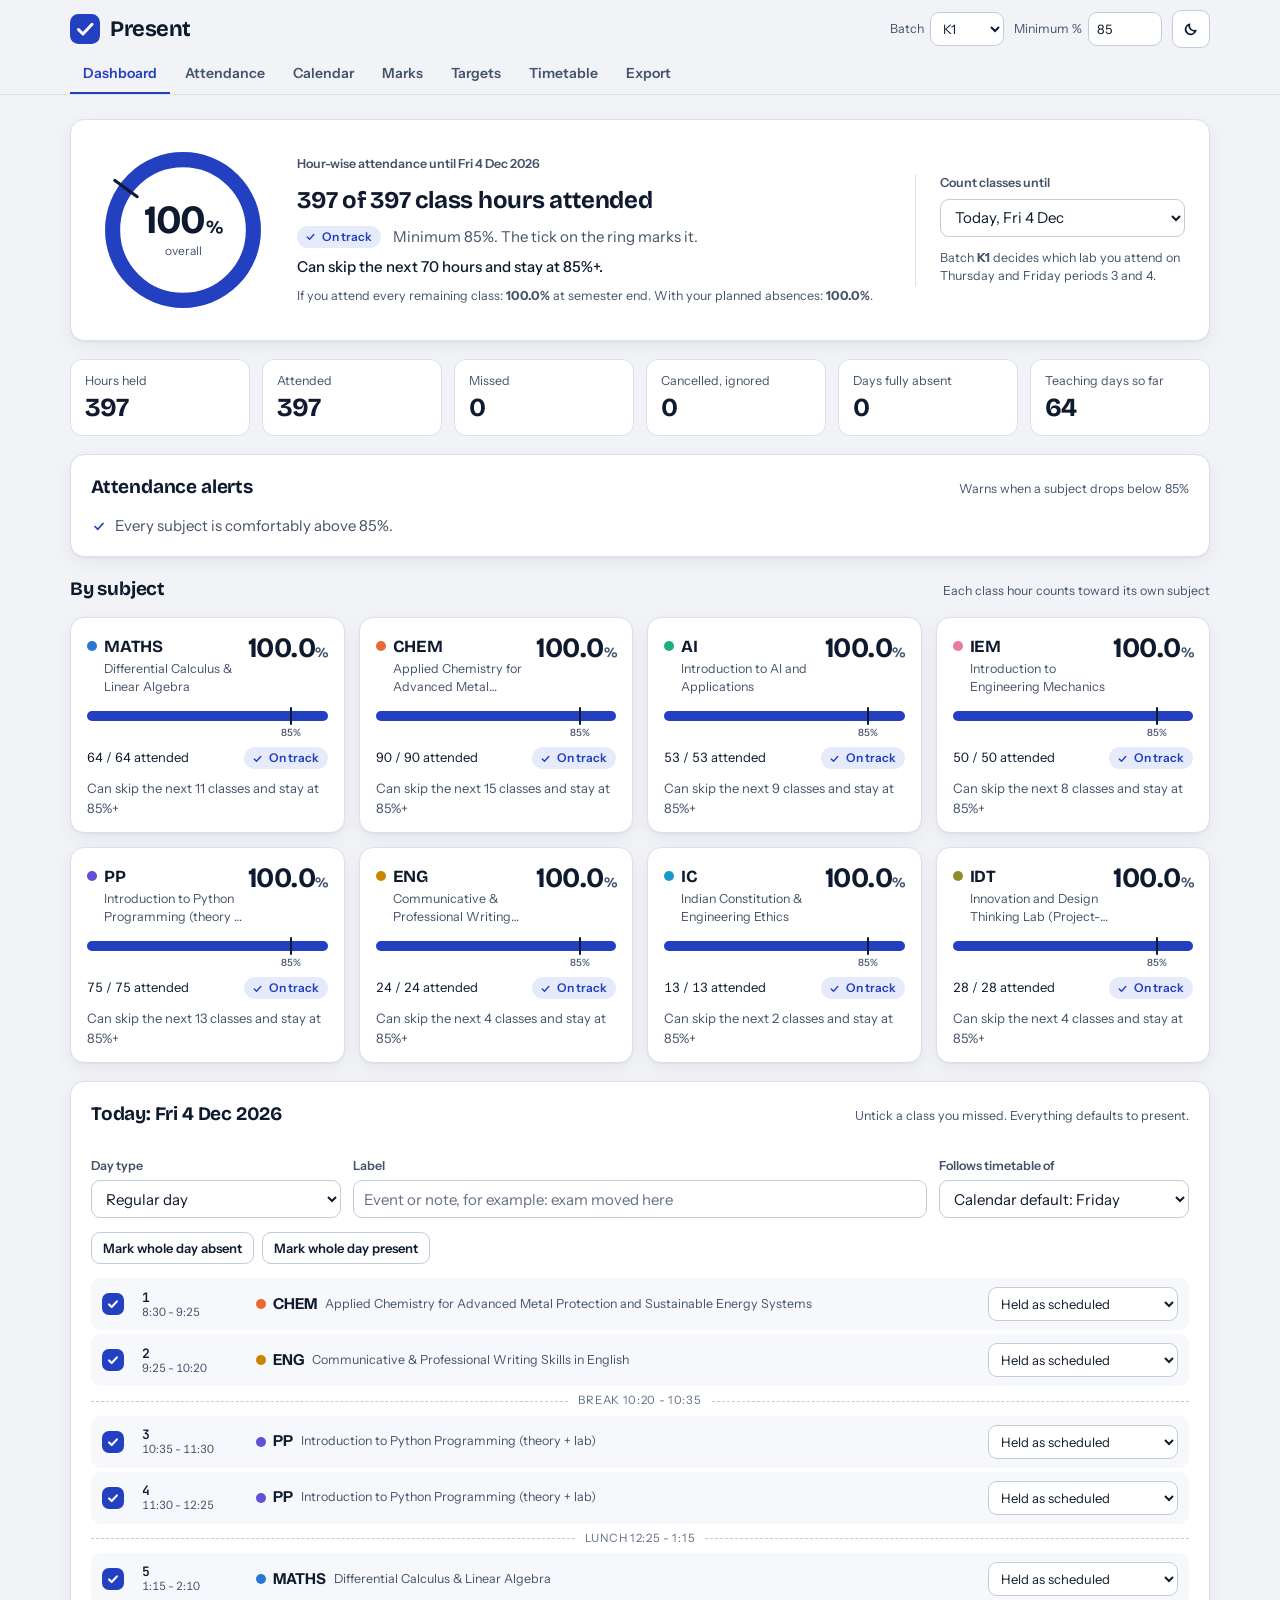
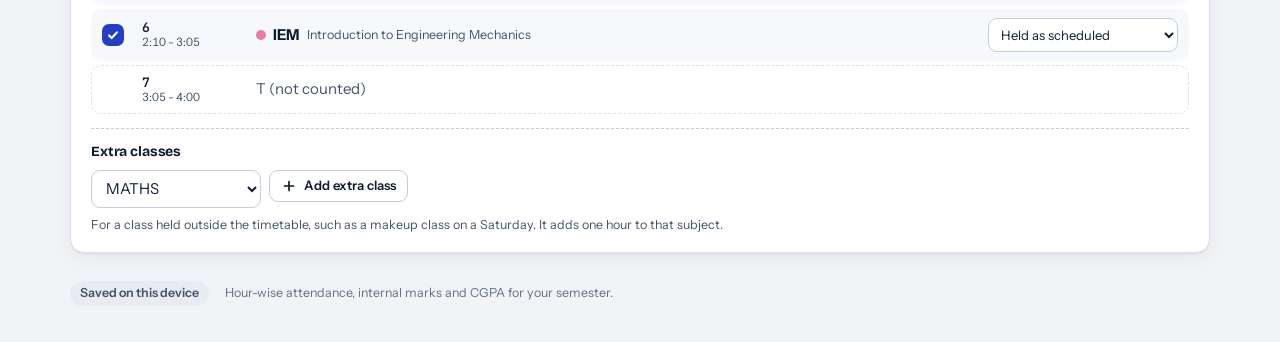
<file: index.html>
<!DOCTYPE html>
<html lang="en">
<head>
<meta charset="utf-8">
<meta name="viewport" content="width=device-width, initial-scale=1">
<title>Present</title>
<link rel="preconnect" href="https://fonts.googleapis.com">
<link rel="preconnect" href="https://fonts.gstatic.com" crossorigin>
<link href="https://fonts.googleapis.com/css2?family=Bricolage+Grotesque:opsz,wght@12..96,600;12..96,700&family=Instrument+Sans:wght@400;500;600&family=JetBrains+Mono:wght@500;600&display=swap" rel="stylesheet">
<style>
/* Layout idea: ledger-style cards on a cool paper plane, a blue-book ink accent, red-pen warnings, sticky header over a tab rail. */
:root {
  color-scheme: light;
  --bg: #f1f3f7; --surface: #ffffff; --surface-2: #e8ecf2; --surface-3: #f6f8fb;
  --line: #dbe1ea; --line-2: #c3ccd9;
  --ink: #0e1a2e; --ink-2: #44536a; --ink-3: #627087;
  --accent: #2240c0; --accent-ink: #ffffff; --accent-soft: #e6ebfc;
  --good-soft: #e4f6e4;
  --warn: #fab219; --warn-text: #7a5000; --warn-soft: #fff1cc;
  --bad: #d03b3b; --bad-text: #b32222; --bad-soft: #fde9e9;
  --shadow: 0 1px 2px rgba(14, 26, 46, .05), 0 6px 18px rgba(14, 26, 46, .05);
  --sc0: #2a78d6; --sc1: #eb6834; --sc2: #1baf7a; --sc3: #e87ba4; --sc4: #6250d6; --sc5: #c98500; --sc6: #1b9ac9; --sc7: #8a8f2a;
  --ty-holiday-bg: #ffefc7; --ty-holiday-fg: #7a4b00;
  --ty-declared-bg: #ffdfcb; --ty-declared-fg: #8a3a0b;
  --ty-test-bg: #e8e3ff; --ty-test-fg: #4a39b3;
  --ty-labtest-bg: #fbe1ee; --ty-labtest-fg: #972152;
  --ty-event-bg: #d5f1e8; --ty-event-fg: #0b6650;
  --ty-info-bg: #dcedfa; --ty-info-fg: #12588a;
  --display: "Bricolage Grotesque", ui-sans-serif, system-ui, -apple-system, "Segoe UI", sans-serif;
  --body: "Instrument Sans", ui-sans-serif, system-ui, -apple-system, "Segoe UI", sans-serif;
  --mono: "JetBrains Mono", ui-monospace, SFMono-Regular, Menlo, Consolas, monospace;
}
@media (prefers-color-scheme: dark) {
  :root:not([data-theme="light"]) {
    color-scheme: dark;
    --bg: #0b1017; --surface: #131a24; --surface-2: #1d2634; --surface-3: #101722;
    --line: #243042; --line-2: #34435a;
    --ink: #e9eef5; --ink-2: #a8b4c5; --ink-3: #8794a8;
    --accent: #8fa3ff; --accent-ink: #0b1017; --accent-soft: #1b2447;
    --good-soft: #11301a;
    --warn: #fab219; --warn-text: #f6c453; --warn-soft: #3a2d0c;
    --bad: #d84a4a; --bad-text: #ff9090; --bad-soft: #3b1819;
    --shadow: 0 1px 2px rgba(0, 0, 0, .4), 0 6px 18px rgba(0, 0, 0, .3);
    --sc0: #3987e5; --sc1: #d95926; --sc2: #199e70; --sc3: #d55181; --sc4: #9085e9; --sc5: #eda100; --sc6: #35b0e0; --sc7: #a6ab3d;
    --ty-holiday-bg: rgba(250, 178, 25, .16); --ty-holiday-fg: #f6c968;
    --ty-declared-bg: rgba(236, 131, 90, .18); --ty-declared-fg: #f3a583;
    --ty-test-bg: rgba(144, 133, 233, .2); --ty-test-fg: #b9b0f5;
    --ty-labtest-bg: rgba(232, 123, 164, .18); --ty-labtest-fg: #f2a0c0;
    --ty-event-bg: rgba(27, 175, 122, .18); --ty-event-fg: #67d4ae;
    --ty-info-bg: rgba(57, 135, 229, .18); --ty-info-fg: #8fbdf3;
  }
}
:root[data-theme="dark"] {
    color-scheme: dark;
    --bg: #0b1017; --surface: #131a24; --surface-2: #1d2634; --surface-3: #101722;
    --line: #243042; --line-2: #34435a;
    --ink: #e9eef5; --ink-2: #a8b4c5; --ink-3: #8794a8;
    --accent: #8fa3ff; --accent-ink: #0b1017; --accent-soft: #1b2447;
    --good-soft: #11301a;
    --warn: #fab219; --warn-text: #f6c453; --warn-soft: #3a2d0c;
    --bad: #d84a4a; --bad-text: #ff9090; --bad-soft: #3b1819;
    --shadow: 0 1px 2px rgba(0, 0, 0, .4), 0 6px 18px rgba(0, 0, 0, .3);
    --sc0: #3987e5; --sc1: #d95926; --sc2: #199e70; --sc3: #d55181; --sc4: #9085e9; --sc5: #eda100; --sc6: #35b0e0; --sc7: #a6ab3d;
    --ty-holiday-bg: rgba(250, 178, 25, .16); --ty-holiday-fg: #f6c968;
    --ty-declared-bg: rgba(236, 131, 90, .18); --ty-declared-fg: #f3a583;
    --ty-test-bg: rgba(144, 133, 233, .2); --ty-test-fg: #b9b0f5;
    --ty-labtest-bg: rgba(232, 123, 164, .18); --ty-labtest-fg: #f2a0c0;
    --ty-event-bg: rgba(27, 175, 122, .18); --ty-event-fg: #67d4ae;
    --ty-info-bg: rgba(57, 135, 229, .18); --ty-info-fg: #8fbdf3;
}

* { box-sizing: border-box; }
html { -webkit-text-size-adjust: 100%; }
body { margin: 0; background: var(--bg); color: var(--ink); font: 400 15px/1.5 var(--body); }
h1, h2, h3, h4 { font-family: var(--display); margin: 0; text-wrap: balance; letter-spacing: -.01em; }
p { margin: 0; }
button, input, select { font: inherit; color: inherit; }
button { cursor: pointer; }
:focus-visible { outline: 2px solid var(--accent); outline-offset: 2px; border-radius: 6px; }
.wrap { max-width: 1180px; margin: 0 auto; padding-left: 20px; padding-right: 20px; }
.muted { color: var(--ink-2); }
.small { font-size: 12.5px; }
.num { font-variant-numeric: tabular-nums; }
sup { font-size: 10px; color: var(--ink-3); margin-left: 2px; }
.ic { flex: none; }

/* header */
.top { position: sticky; top: 0; z-index: 20; background: color-mix(in srgb, var(--bg) 90%, transparent); -webkit-backdrop-filter: blur(10px); backdrop-filter: blur(10px); border-bottom: 1px solid var(--line); }
.top-in { display: flex; align-items: center; justify-content: space-between; gap: 12px; padding-top: 10px; padding-bottom: 6px; }
.brand { display: flex; align-items: center; gap: 10px; color: var(--ink); text-decoration: none; font: 700 22px var(--display); letter-spacing: -.02em; }
.brand svg { width: 30px; height: 30px; }
.ctrls { display: flex; align-items: center; gap: 10px; }
.ctl { display: flex; align-items: center; gap: 6px; font-size: 12.5px; color: var(--ink-2); }
.ctl .in { width: 74px; }
.btn.icon { width: 38px; padding: 0; justify-content: center; }
.tabs { display: flex; gap: 2px; overflow-x: auto; scrollbar-width: none; padding-top: 0; padding-bottom: 0; }
.tabs::-webkit-scrollbar { display: none; }
.tabs button { flex: none; background: none; border: 0; border-bottom: 2px solid transparent; padding: 10px 13px; font: 600 14px var(--body); color: var(--ink-2); }
.tabs button:hover { color: var(--ink); }
.tabs button.on { color: var(--accent); border-bottom-color: var(--accent); }
main.wrap { padding-top: 24px; padding-bottom: 28px; }
.foot { display: flex; flex-wrap: wrap; gap: 8px 16px; align-items: center; padding-bottom: 36px; font-size: 12.5px; color: var(--ink-3); }
.save-chip { padding: 3px 10px; border-radius: 999px; background: var(--surface-2); color: var(--ink-2); font-weight: 600; }
.save-chip.warn { background: var(--warn-soft); color: var(--warn-text); }

/* primitives */
.stack { display: flex; flex-direction: column; gap: 18px; }
.card { background: var(--surface); border: 1px solid var(--line); border-radius: 14px; box-shadow: var(--shadow); }
.pad { padding: 18px 20px; }
.sec-head { display: flex; flex-wrap: wrap; align-items: baseline; justify-content: space-between; gap: 4px 16px; margin-bottom: 14px; }
.sec-head h2 { font-size: 19px; }
.eyebrow { font-size: 12.5px; font-weight: 600; color: var(--ink-2); }
.row-end { display: flex; justify-content: flex-end; margin-top: 14px; }
.btn { display: inline-flex; align-items: center; gap: 7px; height: 38px; padding: 0 14px; border-radius: 9px; border: 1px solid var(--line-2); background: var(--surface); color: var(--ink); font-weight: 600; font-size: 14px; white-space: nowrap; }
.btn:hover { background: var(--surface-2); }
.btn.primary { background: var(--accent); border-color: var(--accent); color: var(--accent-ink); }
.btn.primary:hover { filter: brightness(1.1); background: var(--accent); }
.btn.ghost { border-color: transparent; background: transparent; }
.btn.ghost:hover { background: var(--surface-2); }
.btn.danger { background: var(--bad); border-color: var(--bad); color: #fff; }
.btn.danger-o { color: var(--bad-text); border-color: color-mix(in srgb, var(--bad) 45%, var(--line)); }
.btn.sm { height: 32px; padding: 0 11px; font-size: 13px; }
.btn.xs { height: 26px; width: 26px; padding: 0; justify-content: center; }
.btn:disabled { opacity: .4; cursor: default; }
.in { width: 100%; height: 38px; padding: 0 10px; border: 1px solid var(--line-2); border-radius: 9px; background: var(--surface); color: var(--ink); }
.in.sm { height: 34px; font-size: 13px; padding: 0 8px; }
.in.xs { height: 28px; font-size: 12px; padding: 0 6px; }
.in::placeholder { color: var(--ink-3); }
select.in { padding-right: 6px; }
.fld { display: flex; flex-direction: column; gap: 5px; min-width: 0; }
.fld > label, label.fld { font-size: 12.5px; font-weight: 600; color: var(--ink-2); }
.fld.grow { flex: 1 1 240px; }
.sdot { display: inline-block; width: 10px; height: 10px; border-radius: 50%; background: var(--c, var(--accent)); margin-right: 7px; flex: none; }
.badge { display: inline-flex; align-items: center; gap: 5px; padding: 2px 9px 2px 7px; border-radius: 999px; font-size: 12px; font-weight: 600; line-height: 1.5; }
.badge .ic { width: 13px; height: 13px; }
.badge.ok { background: var(--accent-soft); color: var(--accent); }
.badge.edge { background: var(--warn-soft); color: var(--warn-text); }
.badge.below { background: var(--bad-soft); color: var(--bad-text); }
.badge.none { background: var(--surface-2); color: var(--ink-2); }
.tchip { display: inline-flex; align-items: center; font: 500 11px var(--mono); padding: 2px 7px; border-radius: 6px; background: var(--tb, var(--surface-2)); color: var(--tf, var(--ink-2)); white-space: nowrap; }
.ty-holiday { --tb: var(--ty-holiday-bg); --tf: var(--ty-holiday-fg); }
.ty-declared { --tb: var(--ty-declared-bg); --tf: var(--ty-declared-fg); }
.ty-test { --tb: var(--ty-test-bg); --tf: var(--ty-test-fg); }
.ty-labtest { --tb: var(--ty-labtest-bg); --tf: var(--ty-labtest-fg); }
.ty-event { --tb: var(--ty-event-bg); --tf: var(--ty-event-fg); }
.ty-info { --tb: var(--ty-info-bg); --tf: var(--ty-info-fg); }
.ty-none { --tf: var(--ink-3); }
.today-chip { background: var(--accent); color: var(--accent-ink); font-family: var(--body); font-weight: 600; }
.ttchip { background: var(--surface-2); color: var(--ink-2); }

/* dashboard */
.hero { display: grid; grid-template-columns: 176px minmax(0, 1fr) 270px; gap: 26px; align-items: center; padding: 22px 24px; }
.hero-ring { position: relative; width: 176px; height: 176px; }
.ring-svg { width: 100%; height: 100%; --fill: var(--accent); --track: var(--accent-soft); }
.ring-svg.st-edge { --fill: var(--warn); --track: var(--warn-soft); }
.ring-svg.st-below { --fill: var(--bad); --track: var(--bad-soft); }
.ring-svg.st-none { --fill: var(--line-2); --track: var(--surface-2); }
.ring-track { fill: none; stroke: var(--track); stroke-width: 12; }
.ring-fill { fill: none; stroke: var(--fill); stroke-width: 12; stroke-linecap: round; }
.ring-tick { stroke: var(--ink); stroke-width: 2.5; stroke-linecap: round; }
.hero-num { position: absolute; inset: 0; display: flex; flex-direction: column; align-items: center; justify-content: center; }
.hero-num b { font: 700 40px/1 var(--display); letter-spacing: -.03em; white-space: nowrap; }
.hero-num small { font-size: 18px; font-weight: 600; margin-left: 1px; }
.hero-num span { font-size: 12px; color: var(--ink-2); margin-top: 2px; }
.hero-main { display: flex; flex-direction: column; gap: 8px; min-width: 0; }
.hero-line { font-size: 24px; }
.hero-badges { display: flex; flex-wrap: wrap; align-items: center; gap: 8px 12px; }
.hero-adv { font-weight: 500; }
.hero-side { display: flex; flex-direction: column; gap: 12px; padding-left: 24px; border-left: 1px solid var(--line); }
.asof { display: flex; flex-direction: column; gap: 6px; }
.asof label { font-size: 12.5px; font-weight: 600; color: var(--ink-2); }
.asof-row { display: flex; flex-direction: column; gap: 8px; }
.stats { display: grid; grid-template-columns: repeat(auto-fit, minmax(148px, 1fr)); gap: 12px; }
.stat { background: var(--surface); border: 1px solid var(--line); border-radius: 12px; padding: 12px 14px; display: flex; flex-direction: column; gap: 2px; }
.stat span { font-size: 12.5px; color: var(--ink-2); }
.stat b { font: 700 26px/1.15 var(--display); letter-spacing: -.02em; }
.stat b small { font-size: 14px; font-weight: 600; color: var(--ink-2); }
.stat.big { background: var(--accent-soft); border-color: transparent; }
.stat.big b { color: var(--accent); font-size: 34px; }
.alerts { list-style: none; margin: 0; padding: 0; display: flex; flex-direction: column; gap: 8px; }
.al { display: flex; gap: 10px; align-items: flex-start; padding: 10px 12px; border-radius: 10px; font-size: 14px; }
.al .ic { margin-top: 3px; }
.al.below { background: var(--bad-soft); color: var(--ink); box-shadow: inset 3px 0 0 var(--bad); }
.al.below .ic { color: var(--bad-text); }
.al.edge { background: var(--warn-soft); box-shadow: inset 3px 0 0 var(--warn); }
.al.edge .ic { color: var(--warn-text); }
.alert-ok { display: flex; align-items: center; gap: 8px; color: var(--ink-2); }
.alert-ok .ic { color: var(--accent); }
.subj-grid { display: grid; grid-template-columns: repeat(auto-fill, minmax(262px, 1fr)); gap: 14px; }
.subj { padding: 16px 16px 14px; display: flex; flex-direction: column; gap: 10px; }
.subj header { display: flex; align-items: flex-start; gap: 0; }
.subj header .sdot { margin-top: 7px; }
.subj-t { flex: 1; min-width: 0; }
.subj-t h3 { font-size: 17px; }
.subj-t p { font-size: 12.5px; color: var(--ink-2); display: -webkit-box; -webkit-line-clamp: 2; -webkit-box-orient: vertical; overflow: hidden; }
.subj-pct { font: 700 28px/1 var(--display); letter-spacing: -.02em; }
.subj-pct small { font-size: 14px; font-weight: 600; color: var(--ink-2); }
.meter { position: relative; height: 10px; border-radius: 999px; background: var(--trk); margin: 4px 0 16px; --fill: var(--accent); --trk: var(--accent-soft); }
.meter.st-edge { --fill: var(--warn); --trk: var(--warn-soft); }
.meter.st-below { --fill: var(--bad); --trk: var(--bad-soft); }
.meter.st-none { --fill: var(--line-2); --trk: var(--surface-2); }
.meter-fill { height: 100%; border-radius: 999px; background: var(--fill); }
.meter-tick { position: absolute; top: -4px; bottom: -4px; width: 2px; background: var(--ink); transform: translateX(-1px); border-radius: 1px; }
.meter-tick span { position: absolute; top: calc(100% + 1px); left: 50%; transform: translateX(-50%); font: 500 10px var(--body); color: var(--ink-2); }
.subj-row { display: flex; align-items: center; justify-content: space-between; gap: 8px; flex-wrap: wrap; font-size: 13px; }
.advice { font-size: 13px; color: var(--ink-2); }

/* attendance list */
.seg { display: flex; gap: 4px; flex-wrap: wrap; margin-bottom: 14px; }
.seg button { border: 1px solid var(--line-2); background: var(--surface); border-radius: 999px; padding: 6px 14px; font-weight: 600; font-size: 13.5px; color: var(--ink-2); }
.seg button small { font-weight: 500; color: var(--ink-3); }
.seg button.on { background: var(--accent); border-color: var(--accent); color: var(--accent-ink); }
.seg button.on small { color: inherit; opacity: .8; }
.days { display: flex; flex-direction: column; gap: 8px; }
.day { border: 1px solid var(--line); border-radius: 12px; background: var(--surface); scroll-margin-top: 130px; }
.day.is-today { border-color: var(--accent); }
.day.open { box-shadow: var(--shadow); }
.day.off .day-head { opacity: .85; }
.day-head { width: 100%; display: grid; grid-template-columns: 50px minmax(0, 1fr) auto 18px; gap: 12px; align-items: center; background: none; border: 0; padding: 10px 14px; text-align: left; }
.dnum { display: flex; flex-direction: column; align-items: center; line-height: 1.1; }
.dnum b { font: 700 21px var(--display); }
.dnum small { font-size: 11px; color: var(--ink-2); font-weight: 600; text-transform: uppercase; letter-spacing: .04em; }
.dtitle { display: flex; flex-wrap: wrap; gap: 4px 8px; align-items: center; min-width: 0; }
.dl { font-weight: 600; }
.dsum { font-size: 13px; text-align: right; display: flex; flex-wrap: wrap; justify-content: flex-end; gap: 0 2px; align-items: center; }
.dsum .abs { color: var(--bad-text); font-weight: 600; }
.sep { display: inline-block; width: 3px; height: 3px; border-radius: 50%; background: var(--ink-3); margin: 0 7px; }
.chev { transition: transform .15s; color: var(--ink-3); }
.day.open .chev { transform: rotate(180deg); }
.day-body { padding: 2px 14px 16px; border-top: 1px solid var(--line); }
.de { display: flex; flex-direction: column; gap: 14px; padding-top: 14px; }
.de-top { display: flex; flex-wrap: wrap; gap: 12px; }
.de-top .fld:not(.grow) { flex: 0 1 250px; min-width: 190px; }
.de-note, .de-off { display: flex; gap: 9px; align-items: flex-start; font-size: 13px; color: var(--ink-2); padding: 9px 12px; border-radius: 10px; background: var(--surface-3); border: 1px solid var(--line); }
.de-note .ic, .de-off .ic { margin-top: 2px; color: var(--ink-3); }
.de-actions { display: flex; flex-wrap: wrap; gap: 8px; }
.chk-line { display: inline-flex; align-items: center; gap: 9px; font-size: 14px; cursor: pointer; }
.chk-line.big { font-weight: 600; font-size: 15px; }
input[type="checkbox"] { appearance: none; -webkit-appearance: none; width: 22px; height: 22px; flex: none; margin: 0; border: 2px solid var(--line-2); border-radius: 7px; background: var(--surface) center/14px no-repeat; cursor: pointer; }
input[type="checkbox"]:checked { background-color: var(--accent); border-color: var(--accent); background-image: url("data:image/svg+xml,%3Csvg xmlns='http://www.w3.org/2000/svg' viewBox='0 0 16 16' fill='none' stroke='white' stroke-width='2.4' stroke-linecap='round' stroke-linejoin='round'%3E%3Cpath d='M3.5 8.5l3 3 6-6.5'/%3E%3C/svg%3E"); }
input[type="checkbox"]:disabled { opacity: .35; cursor: default; }
.cls-list { list-style: none; margin: 0; padding: 0; display: flex; flex-direction: column; gap: 4px; }
.cls { display: grid; grid-template-columns: 30px 104px minmax(0, 1fr) auto; column-gap: 10px; row-gap: 4px; align-items: center; padding: 8px 10px; border-radius: 10px; background: var(--surface-3); border: 1px solid transparent; }
.cls.absent { background: var(--bad-soft); border-color: color-mix(in srgb, var(--bad) 30%, transparent); }
.cls.replaced { background: var(--accent-soft); }
.cls.cancelled { background: var(--surface-2); }
.cls.cancelled .what { text-decoration: line-through; color: var(--ink-3); }
.cls.none { background: transparent; border-style: dashed; border-color: var(--line); }
.chk { display: flex; }
.chk-ph { width: 22px; height: 22px; display: grid; place-items: center; color: var(--accent); }
.when { display: flex; flex-direction: column; line-height: 1.2; }
.when b { font: 600 13px var(--mono); }
.when small { font-size: 11.5px; color: var(--ink-2); font-variant-numeric: tabular-nums; }
.what { display: flex; align-items: center; min-width: 0; gap: 0; }
.what b { margin-right: 8px; }
.nm { font-size: 12.5px; overflow: hidden; text-overflow: ellipsis; white-space: nowrap; min-width: 0; }
.stat-sel { display: flex; gap: 6px; flex-wrap: wrap; justify-content: flex-end; }
.stat-sel .in { width: auto; min-width: 150px; }
.hint { grid-column: 2 / -1; font-size: 12px; color: var(--ink-2); }
.brk { text-align: center; font-size: 11.5px; letter-spacing: .06em; text-transform: uppercase; color: var(--ink-3); padding: 2px 0; display: flex; align-items: center; gap: 10px; }
.brk::before, .brk::after { content: ""; flex: 1; border-top: 1px dashed var(--line-2); }
.de-extra { border-top: 1px dashed var(--line-2); padding-top: 12px; display: flex; flex-direction: column; gap: 8px; }
.de-extra h4 { font-size: 14px; }
.ex-row { display: flex; align-items: center; gap: 14px; }
.ex-s { display: flex; align-items: center; font-weight: 600; min-width: 90px; }
.ex-add { display: flex; gap: 8px; flex-wrap: wrap; }
.ex-add .in { width: 170px; }
.de-move summary { cursor: pointer; display: inline-flex; align-items: center; gap: 7px; font-weight: 600; font-size: 13.5px; color: var(--accent); }
.de-move[open] summary { margin-bottom: 10px; }
.mv-row { display: flex; align-items: center; gap: 10px; flex-wrap: wrap; margin-bottom: 6px; }
.mv-row .in { width: 170px; }
.mv-row label { font-size: 13px; font-weight: 600; color: var(--ink-2); }

/* calendar */
.legend { list-style: none; margin: 0 0 14px; padding: 0; display: flex; flex-wrap: wrap; gap: 8px 16px; font-size: 13px; color: var(--ink-2); }
.legend li { display: flex; align-items: center; gap: 7px; }
.legend-note { margin-top: 12px; display: flex; flex-wrap: wrap; align-items: center; gap: 4px 8px; }
.cal-scroll { overflow-x: auto; }
.cal { min-width: 340px; display: flex; flex-direction: column; gap: 4px; }
.cal-row { display: grid; grid-template-columns: 46px repeat(7, minmax(0, 1fr)) 40px; gap: 4px; align-items: stretch; }
.cal-row.head { font-size: 12px; font-weight: 600; color: var(--ink-2); text-align: center; position: sticky; top: 0; }
.cal-wk { display: flex; flex-direction: column; justify-content: center; line-height: 1.15; font-size: 11px; color: var(--ink-3); text-align: left; }
.cal-wk b { font: 600 14px var(--display); color: var(--ink-2); }
.cal-row.head .cal-wk { font-size: 12px; font-weight: 600; color: var(--ink-2); }
.cal-ct { display: grid; place-items: center; font: 600 13px var(--display); color: var(--ink-2); }
.cal-day { position: relative; min-height: 54px; border: 1px solid var(--line); border-radius: 9px; background: var(--tb, var(--surface)); color: var(--ink); padding: 5px 6px; text-align: left; display: flex; flex-direction: column; justify-content: space-between; gap: 2px; }
.cal-day.empty { border: 0; background: none; }
.cal-day:not(.empty):hover { border-color: var(--accent); }
.cal-day.sun { background: var(--surface-3); color: var(--ink-3); }
.cal-day.today { outline: 2px solid var(--accent); outline-offset: 1px; }
.cal-day .n { font: 600 14px var(--display); display: flex; align-items: baseline; gap: 4px; }
.cal-day .n em { font: 500 10px var(--body); color: var(--tf, var(--ink-3)); text-transform: uppercase; }
.cal-day .cc { font: 600 10.5px var(--mono); color: var(--tf, var(--ink-2)); }
.cal-day .ttm { position: absolute; right: 5px; bottom: 5px; font: 500 9.5px var(--body); color: var(--ink-2); }
.mk { display: inline-block; width: 8px; height: 8px; border-radius: 50%; vertical-align: middle; }
.mk.abs { background: var(--bad); }
.mk.chg { background: var(--accent); }
.cal-day .mk { position: absolute; top: 6px; right: 6px; }

/* tables */
.tbl-wrap { overflow-x: auto; }
.tbl { width: 100%; border-collapse: collapse; font-size: 13.5px; font-variant-numeric: tabular-nums; }
.tbl th, .tbl td { padding: 9px 10px; border-bottom: 1px solid var(--line); text-align: left; vertical-align: middle; }
.tbl thead th { font-size: 12px; font-weight: 600; color: var(--ink-2); background: var(--surface-3); white-space: nowrap; }
.tbl thead th small { display: block; font-weight: 500; color: var(--ink-3); }
.tbl .r { text-align: right; }
.tbl th.l, .tbl td.l { text-align: left; }
.tbl tbody th { font-weight: 600; }
.tbl .diff { color: var(--warn-text); font-weight: 700; }
.tbl .grp { text-align: center; border-left: 1px solid var(--line); }
.tbl .res { background: var(--surface-3); }
.tbl.marks th, .tbl.marks td { padding-left: 7px; padding-right: 7px; }
.tbl.marks th.l small { font-weight: 500; color: var(--ink-2); max-width: 150px; overflow: hidden; text-overflow: ellipsis; white-space: nowrap; }
.subj-cell { display: flex; align-items: center; }
.subj-cell > span:last-child { display: flex; flex-direction: column; min-width: 0; }
.subj-cell small { display: block; font-size: 12px; color: var(--ink-2); font-weight: 500; max-width: 150px; overflow: hidden; text-overflow: ellipsis; white-space: nowrap; }
.mk-in { width: 58px; height: 34px; padding: 0 6px; text-align: right; border: 1px solid var(--line-2); border-radius: 8px; background: var(--surface); color: var(--ink); font-variant-numeric: tabular-nums; }
.mk-in.bad { border-color: var(--bad); background: var(--bad-soft); }
.out { font-weight: 500; }
.formula { margin-top: 14px; display: flex; flex-direction: column; gap: 8px; font-size: 13.5px; color: var(--ink-2); max-width: 82ch; }
.formula b { color: var(--ink); }
.tg-controls { display: flex; flex-wrap: wrap; gap: 14px; margin-bottom: 14px; }
.tg-controls .fld { flex: 1 1 200px; max-width: 320px; }
.tg-sum { margin-bottom: 12px; padding: 10px 14px; border-radius: 10px; background: var(--accent-soft); }
#tg-a .small { margin-top: 10px; }

/* timetable editor */
.sub-row { display: flex; align-items: flex-end; gap: 8px; padding: 12px 0; border-bottom: 1px solid var(--line); }
.sub-row:first-child { padding-top: 0; }
.sub-ord { display: flex; flex-direction: column; gap: 2px; }
.sub-fields { flex: 1; min-width: 0; display: grid; grid-template-columns: 96px minmax(180px, 2fr) minmax(120px, 1fr) minmax(130px, 1fr) 92px; gap: 10px; }
.sub-row .del { margin-bottom: 2px; }
.tt-scroll { overflow-x: auto; padding-bottom: 6px; }
.tt { border-collapse: separate; border-spacing: 0; min-width: 980px; width: 100%; }
.tt th, .tt td { padding: 8px; border-bottom: 1px solid var(--line); vertical-align: top; text-align: left; min-width: 128px; }
.tt thead th { background: var(--surface-3); }
.tt th.l { min-width: 96px; font-size: 13px; }
.p-head { display: flex; flex-direction: column; gap: 5px; }
.p-btns { display: flex; gap: 2px; }
.tt td { display: table-cell; }
.tt td > * + * { margin-top: 5px; }
.bt { display: flex; align-items: center; gap: 6px; }
.bt > span { font: 600 11.5px var(--mono); width: 26px; color: var(--ink-2); }

/* export */
.exp-btns { display: flex; flex-wrap: wrap; gap: 10px; margin-top: 12px; }
.file-btn { position: relative; cursor: pointer; }
.file-btn input { position: absolute; inset: 0; opacity: 0; cursor: pointer; width: 100%; height: 100%; }
.paper-wrap { overflow-x: auto; background: var(--surface-2); padding: 16px; border-radius: 10px; }
.paper { background: #fff; color: #0e1a2e; border: 1px solid #cfd6e0; border-radius: 4px; padding: 24px 26px; font-size: 12.5px; line-height: 1.45; min-width: 640px; max-width: 820px; margin: 0 auto; box-shadow: 0 1px 3px rgba(0, 0, 0, .12); }
.paper h3 { font-size: 20px; }
.paper .who { font-size: 14px; margin-top: 4px; }
.paper .meta { color: #44536a; margin-bottom: 4px; }
.paper h4 { font-size: 13px; color: #2240c0; margin: 18px 0 6px; padding-bottom: 4px; border-bottom: 1.5px solid #2240c0; }
.paper table { width: 100%; border-collapse: collapse; font-variant-numeric: tabular-nums; }
.paper th, .paper td { padding: 5px 7px; text-align: left; border-bottom: 1px solid #e3e8ef; vertical-align: top; }
.paper th { font-size: 11px; color: #44536a; background: #eef1f6; }
.paper .r { text-align: right; }
.paper .tot td { font-weight: 700; background: #f6f8fb; }
.paper .st-below { color: #b32222; font-weight: 600; }
.paper .st-edge { color: #7a5000; font-weight: 600; }
.paper .st-ok { color: #2240c0; font-weight: 600; }
.paper .cg { margin-top: 10px; font-size: 14px; }
.paper .muted { color: #5a6a80; }

/* feedback */
#toast { position: fixed; left: 50%; bottom: 22px; transform: translate(-50%, 20px); background: var(--ink); color: var(--bg); padding: 10px 16px; border-radius: 10px; font-size: 14px; font-weight: 500; opacity: 0; pointer-events: none; transition: opacity .2s, transform .2s; z-index: 60; max-width: calc(100vw - 32px); box-shadow: var(--shadow); }
#toast.show { opacity: 1; transform: translate(-50%, 0); }
#modal { position: fixed; inset: 0; z-index: 50; display: grid; place-items: center; }
#modal[hidden] { display: none; }
.scrim { position: absolute; inset: 0; background: rgba(8, 12, 20, .55); }
.dlg { position: relative; width: min(440px, calc(100vw - 32px)); background: var(--surface); border: 1px solid var(--line); border-radius: 14px; padding: 22px; box-shadow: 0 20px 60px rgba(0, 0, 0, .35); display: flex; flex-direction: column; gap: 10px; }
.dlg h3 { font-size: 19px; }
.dlg p { color: var(--ink-2); }
.dlg-btns { display: flex; justify-content: flex-end; gap: 10px; margin-top: 8px; }

/* responsive */
@media (max-width: 980px) {
  .hero { grid-template-columns: 160px minmax(0, 1fr); }
  .hero-ring { width: 160px; height: 160px; }
  .hero-side { grid-column: 1 / -1; padding-left: 0; border-left: 0; border-top: 1px solid var(--line); padding-top: 16px; }
  .sub-fields { grid-template-columns: 1fr 1fr; }
  .sub-fields .nm { grid-column: 1 / -1; order: -1; }
}
@media (max-width: 640px) {
  .wrap { padding-left: 16px; padding-right: 16px; }
  .top-in { flex-wrap: wrap; }
  .ctl span { display: none; }
  .hero { grid-template-columns: 1fr; justify-items: center; text-align: center; padding: 20px 18px; }
  .hero-main { align-items: center; }
  .hero-badges { justify-content: center; }
  .hero-side { width: 100%; text-align: left; }
  .hero-line { font-size: 21px; }
  .hero-num b { font-size: 36px; }
  .pad { padding: 16px 14px; }
  .day-head { grid-template-columns: 44px minmax(0, 1fr) 18px; }
  .dsum { grid-column: 2; grid-row: 2; justify-content: flex-start; }
  .day-head .chev { grid-column: 3; grid-row: 1; }
  .cls { grid-template-columns: 30px minmax(0, 1fr); }
  .cls .when { grid-column: 2; flex-direction: row; gap: 8px; align-items: baseline; }
  .cls .what, .cls .stat-sel { grid-column: 2; justify-content: flex-start; }
  .cls .chk, .cls .chk-ph { grid-row: 1 / span 2; }
  .cls .stat-sel .in { min-width: 0; flex: 1 1 140px; }
  .hint { grid-column: 2; }
  .cal-row { grid-template-columns: 34px repeat(7, minmax(0, 1fr)) 24px; gap: 3px; }
  .cal-day { min-height: 46px; padding: 4px; border-radius: 7px; }
  .cal-day .ttm { display: none; }
  .cal-day .n { font-size: 13px; }
  .cal-day .n em { display: none; }
  .cal-day .cc { font-size: 9px; }
  .sub-row { flex-wrap: wrap; }
  .sub-fields { grid-template-columns: 1fr 1fr; }
  .sub-ord { flex-direction: row; }
  .ex-row { flex-wrap: wrap; gap: 8px; }
}
@media (prefers-reduced-motion: reduce) { * { transition: none !important; } }



</style>
</head>
<body>
<header class="top">
  <div class="wrap top-in">
    <a class="brand" href="#dashboard" aria-label="Present, attendance and marks">
      <svg viewBox="0 0 32 32" aria-hidden="true"><rect width="32" height="32" rx="9" fill="var(--accent)"/><path d="M9 16.5l4.8 4.8L23.5 11" fill="none" stroke="var(--accent-ink)" stroke-width="3.2" stroke-linecap="round" stroke-linejoin="round"/></svg>
      <span>Present</span>
    </a>
    <div class="ctrls">
      <label class="ctl"><span>Batch</span><select id="batch-sel" class="in sm" data-act="batch" aria-label="Your lab batch"></select></label>
      <label class="ctl"><span>Minimum %</span><input id="thr" class="in sm" type="number" min="1" max="100" step="1" data-act="thr" aria-label="Minimum attendance percentage"></label>
      <button id="theme-btn" class="btn icon" data-act="theme" type="button"></button>
    </div>
  </div>
  <nav class="wrap tabs" aria-label="Sections">
    <button type="button" data-act="tab" data-tab="dashboard">Dashboard</button>
    <button type="button" data-act="tab" data-tab="attendance">Attendance</button>
    <button type="button" data-act="tab" data-tab="calendar">Calendar</button>
    <button type="button" data-act="tab" data-tab="marks">Marks</button>
    <button type="button" data-act="tab" data-tab="targets">Targets</button>
    <button type="button" data-act="tab" data-tab="timetable">Timetable</button>
    <button type="button" data-act="tab" data-tab="export">Export</button>
  </nav>
</header>
<main class="wrap" id="view"></main>
<footer class="wrap foot"><span id="save-chip" class="save-chip"></span><span>Hour-wise attendance, internal marks and CGPA for your semester.</span></footer>
<div id="toast" role="status" aria-live="polite"></div>
<div id="modal" hidden></div>
<script>
'use strict';
/* =====================================================================
   Present: data + calculation engine (pure functions, no DOM)
   ===================================================================== */

/* ---------- constants ---------- */
const RANGE_START = '2026-08-31';
const RANGE_END = '2027-01-01';
// Totals printed on the college calendar, kept for the "calendar check" card.
const COLLEGE = { working: 91, teaching: 77, byDay: [16, 15, 15, 16, 15] };
const WD = ['Mon', 'Tue', 'Wed', 'Thu', 'Fri', 'Sat', 'Sun'];
const WDL = ['Monday', 'Tuesday', 'Wednesday', 'Thursday', 'Friday', 'Saturday', 'Sunday'];
const MON = ['Jan', 'Feb', 'Mar', 'Apr', 'May', 'Jun', 'Jul', 'Aug', 'Sep', 'Oct', 'Nov', 'Dec'];

/* kind: class = timetable classes run, off = whole day ignored, event = college programme (full credit if you attended) */
const TYPES = {
  regular:  { label: 'Regular day',                   code: '',    kind: 'class' },
  holiday:  { label: 'Holiday',                       code: 'H',   kind: 'off' },
  declared: { label: 'Declared holiday',              code: 'DH',  kind: 'off' },
  test:     { label: 'Internal test',                 code: 'T',   kind: 'off' },
  labtest:  { label: 'Lab test',                      code: 'LT',  kind: 'off' },
  event:    { label: 'College event / programme',     code: 'EV',  kind: 'event' },
  testatt:  { label: 'Test attendance',               code: 'TA',  kind: 'class' },
  bluebook: { label: 'Blue book verification',        code: 'BV',  kind: 'class' },
  asd:      { label: 'Attendance & sessional display', code: 'ASD', kind: 'class' },
  feedback: { label: 'Faculty feedback',              code: 'FB',  kind: 'class' },
  noclass:  { label: 'No classes',                    code: '',    kind: 'off' }
};
const TYPE_ORDER = ['regular', 'holiday', 'declared', 'test', 'labtest', 'event', 'testatt', 'bluebook', 'asd', 'feedback', 'noclass'];

/* ---------- date helpers (ISO keys: YYYY-MM-DD, local time) ---------- */
function pad(n) { return n < 10 ? '0' + n : '' + n; }
function keyOf(d) { return d.getFullYear() + '-' + pad(d.getMonth() + 1) + '-' + pad(d.getDate()); }
function dateOf(k) { const p = k.split('-'); return new Date(+p[0], +p[1] - 1, +p[2]); }
function addDays(k, n) { const d = dateOf(k); d.setDate(d.getDate() + n); return keyOf(d); }
function wd(k) { return (dateOf(k).getDay() + 6) % 7; } // Mon=0 .. Sun=6
function inRange(k) { return k >= RANGE_START && k <= RANGE_END; }
function clampKey(k) { return k < RANGE_START ? RANGE_START : (k > RANGE_END ? RANGE_END : k); }
let _days = null;
function allDays() {
  if (_days) return _days;
  _days = [];
  for (let k = RANGE_START; k <= RANGE_END; k = addDays(k, 1)) _days.push(k);
  return _days;
}
function fmtDate(k, withYear) {
  const d = dateOf(k);
  return WD[wd(k)] + ' ' + d.getDate() + ' ' + MON[d.getMonth()] + (withYear ? ' ' + d.getFullYear() : '');
}

/* ---------- default subjects, periods, timetable ---------- */
const DEFAULT_SUBJECTS = [
  { id: 'maths', short: 'MATHS', code: '25BMAME101', name: 'Differential Calculus & Linear Algebra', faculty: 'Dr. Venkataramana B S', credits: 1, color: 0 },
  { id: 'chem', short: 'CHEM', code: '25BCHME102', name: 'Applied Chemistry for Advanced Metal Protection and Sustainable Energy Systems', faculty: 'Mrs. Shylaja K R', credits: 1, color: 1 },
  { id: 'ai', short: 'AI', code: '25BETCK103', name: 'Introduction to AI and Applications', faculty: 'Mr. Swaroop Gannamani', credits: 1, color: 2 },
  { id: 'iem', short: 'IEM', code: '25BESC104G', name: 'Introduction to Engineering Mechanics', faculty: 'Mr. Saviraj A S', credits: 1, color: 3 },
  { id: 'pp', short: 'PP', code: '25BPLC105A + 25BPLL109A', name: 'Introduction to Python Programming (theory + lab)', faculty: 'Dr. Anil Kumar A', credits: 1, color: 4 },
  { id: 'eng', short: 'ENG', code: '25BCPSK106', name: 'Communicative & Professional Writing Skills in English', faculty: 'Mrs. Anuradha M V', credits: 1, color: 5 },
  { id: 'ic', short: 'IC', code: '25BICOK107', name: 'Indian Constitution & Engineering Ethics', faculty: 'Mrs. Anuradha M V', credits: 1, color: 6 },
  { id: 'idt', short: 'IDT', code: '25BICOK108', name: 'Innovation and Design Thinking Lab (Project-Based Learning)', faculty: 'Mr. Abhishek P', credits: 1, color: 7 }
];
const DEFAULT_PERIODS = [
  { id: 'p1', label: '1', time: '8:30 - 9:25', brk: '' },
  { id: 'p2', label: '2', time: '9:25 - 10:20', brk: 'Break 10:20 - 10:35' },
  { id: 'p3', label: '3', time: '10:35 - 11:30', brk: '' },
  { id: 'p4', label: '4', time: '11:30 - 12:25', brk: 'Lunch 12:25 - 1:15' },
  { id: 'p5', label: '5', time: '1:15 - 2:10', brk: '' },
  { id: 'p6', label: '6', time: '2:10 - 3:05', brk: '' },
  { id: 'p7', label: '7', time: '3:05 - 4:00', brk: '' }
];
function _S(id) { return { k: 's', s: id }; }
function _N(l) { return { k: 'n', l: l }; }
const _LAB_THU = { k: 'b', m: { K1: 'chem', K2: 'pp' } };
const _LAB_FRI = { k: 'b', m: { K1: 'pp', K2: 'chem' } };
/* slot kinds: s = one subject, b = batch-wise lab (batch -> subject), n = not counted (T, LIB, free) */
const DEFAULT_TT = {
  0: { p1: _S('ai'), p2: _S('chem'), p3: _S('pp'), p4: _S('maths'), p5: _S('idt'), p6: _S('idt'), p7: _N('T') },
  1: { p1: _S('pp'), p2: _S('ic'), p3: _S('ai'), p4: _S('chem'), p5: _S('maths'), p6: _S('iem'), p7: _N('LIB') },
  2: { p1: _S('iem'), p2: _S('maths'), p3: _S('pp'), p4: _S('ai'), p5: _S('ai'), p6: _S('chem'), p7: _N('LIB') },
  3: { p1: _S('pp'), p2: _S('maths'), p3: _LAB_THU, p4: _LAB_THU, p5: _S('chem'), p6: _S('iem'), p7: _S('eng') },
  4: { p1: _S('chem'), p2: _S('eng'), p3: _LAB_FRI, p4: _LAB_FRI, p5: _S('maths'), p6: _S('iem'), p7: _N('T') }
};

/* ---------- the college calendar (Aug 31 2026 to Jan 1 2027) ----------
   [date, type, label, {code, tt (timetable weekday 0=Mon), note}]  */
const NOTE_SAT = function (d) { return 'Follows the ' + d + ' timetable (calendar remark).'; };
const CAL = [
  ['2026-08-31', 'regular', 'Commencement of classes'],
  ['2026-09-05', 'holiday', ''],
  ['2026-09-12', 'regular', '', { tt: 2, note: NOTE_SAT('Wednesday') }],
  ['2026-09-14', 'holiday', 'Ganesha Chaturthi'],
  ['2026-09-19', 'declared', ''],
  ['2026-09-24', 'regular', '', { note: 'The calendar remarks list "First Faculty Feed Back" on this date; the grid itself marks it on 27 Oct.' }],
  ['2026-09-26', 'regular', '', { tt: 1, note: NOTE_SAT('Tuesday') }],
  ['2026-10-02', 'holiday', 'Gandhi Jayanthi'],
  ['2026-10-03', 'declared', ''],
  ['2026-10-07', 'testatt', 'Test attendance'],
  ['2026-10-08', 'event', 'AIML Dept Hackathon'],
  ['2026-10-09', 'event', 'AIML Dept Hackathon'],
  ['2026-10-10', 'holiday', 'Mahalaya Amavasya'],
  ['2026-10-14', 'test', 'Internal Test 1', { code: 'T1' }],
  ['2026-10-15', 'test', 'Internal Test 1', { code: 'T1' }],
  ['2026-10-16', 'test', 'Internal Test 1', { code: 'T1' }],
  ['2026-10-17', 'declared', ''],
  ['2026-10-20', 'holiday', 'Maha Navami & Ayudha Pooja'],
  ['2026-10-21', 'holiday', 'Vijayadashami'],
  ['2026-10-24', 'bluebook', 'Blue Book Verification', { tt: 3, note: NOTE_SAT('Thursday') }],
  ['2026-10-27', 'feedback', 'First Faculty Feed Back', { code: 'FFB1' }],
  ['2026-10-31', 'regular', '', { tt: 0, note: 'No timetable is printed for this Saturday. The Monday timetable is assumed because that reproduces the college\'s own weekday totals (16/15/15/16/15). Change it below if your class followed another day.' }],
  ['2026-11-07', 'declared', ''],
  ['2026-11-10', 'holiday', 'Balipadyami'],
  ['2026-11-14', 'testatt', 'Test attendance', { tt: 4, note: NOTE_SAT('Friday') }],
  ['2026-11-18', 'test', 'Internal Test 2', { code: 'T2' }],
  ['2026-11-19', 'test', 'Internal Test 2', { code: 'T2' }],
  ['2026-11-20', 'test', 'Internal Test 2', { code: 'T2' }],
  ['2026-11-21', 'declared', ''],
  ['2026-11-27', 'holiday', 'Kanakadasa Jayanthi'],
  ['2026-11-28', 'bluebook', 'Blue Book Verification', { tt: 2, note: NOTE_SAT('Wednesday') }],
  ['2026-12-01', 'feedback', 'Second Faculty Feed Back', { code: 'FFB2' }],
  ['2026-12-03', 'testatt', 'Test attendance'],
  ['2026-12-05', 'holiday', ''],
  ['2026-12-12', 'regular', '', { tt: 4, note: NOTE_SAT('Friday') }],
  ['2026-12-18', 'testatt', 'Test attendance'],
  ['2026-12-19', 'declared', ''],
  ['2026-12-21', 'test', 'Internal Test 3', { code: 'T3' }],
  ['2026-12-22', 'test', 'Internal Test 3', { code: 'T3' }],
  ['2026-12-23', 'test', 'Internal Test 3', { code: 'T3' }],
  ['2026-12-24', 'labtest', 'Lab test'],
  ['2026-12-25', 'holiday', 'Christmas'],
  ['2026-12-26', 'labtest', 'Lab test'],
  ['2026-12-28', 'labtest', 'Lab test'],
  ['2026-12-29', 'labtest', 'Lab test'],
  ['2026-12-30', 'labtest', 'Lab test'],
  ['2026-12-31', 'asd', 'Attendance & sessional display'],
  ['2027-01-01', 'regular', 'Last working day']
];
const DEF = {};
CAL.forEach(function (r) {
  const k = r[0], x = r[3] || {}, w = wd(k);
  DEF[k] = { type: r[1], label: r[2] || '', code: x.code || '', tt: x.tt !== undefined ? x.tt : (w < 5 ? w : null), note: x.note || '' };
});
function getBase(k) {
  if (DEF[k]) return DEF[k];
  const w = wd(k);
  return w >= 5 ? { type: 'noclass', label: '', code: '', tt: null, note: '' } : { type: 'regular', label: '', code: '', tt: w, note: '' };
}

/* ---------- state ---------- */
function clone(o) { return JSON.parse(JSON.stringify(o)); }
function defaultState() {
  return {
    v: 1,
    profile: { name: '', usn: '', sem: 'Odd semester, 2026-27', college: '' },
    settings: { threshold: 85, batch: 'K1', batches: ['K1', 'K2'], asOf: 'today', theme: '' },
    subjects: clone(DEFAULT_SUBJECTS),
    periods: clone(DEFAULT_PERIODS),
    tt: clone(DEFAULT_TT),
    days: {},
    marks: {},
    targets: { cgpa: 9, mode: 'ext', exp: 70, pend: 'same', intT: 20, apT: 20 }
  };
}
/* Returns a usable state from untrusted JSON, or null. */
function sanitizeState(raw) {
  if (!raw || typeof raw !== 'object' || raw.v !== 1) return null;
  if (!Array.isArray(raw.subjects) || !Array.isArray(raw.periods) || !raw.tt || typeof raw.tt !== 'object') return null;
  const d = defaultState();
  const S = {
    v: 1,
    profile: Object.assign(d.profile, raw.profile || {}),
    settings: Object.assign(d.settings, raw.settings || {}),
    subjects: raw.subjects.filter(function (s) { return s && typeof s.id === 'string'; }),
    periods: raw.periods.filter(function (p) { return p && typeof p.id === 'string'; }),
    tt: raw.tt,
    days: raw.days && typeof raw.days === 'object' ? raw.days : {},
    marks: raw.marks && typeof raw.marks === 'object' ? raw.marks : {},
    targets: Object.assign(d.targets, raw.targets && typeof raw.targets === 'object' ? raw.targets : {})
  };
  for (let i = 0; i < 5; i++) if (!S.tt[i] || typeof S.tt[i] !== 'object') S.tt[i] = {};
  if (!Array.isArray(S.settings.batches) || !S.settings.batches.length) S.settings.batches = ['K1', 'K2'];
  if (S.settings.batches.indexOf(S.settings.batch) < 0) S.settings.batch = S.settings.batches[0];
  const t = Number(S.settings.threshold);
  S.settings.threshold = isFinite(t) && t > 0 && t <= 100 ? t : 85;
  return S;
}

/* ---------- effective day ---------- */
function eff(S, k) {
  const b = getBase(k), o = S.days[k] || {};
  const type = (o.type !== undefined && TYPES[o.type]) ? o.type : b.type;
  const T = TYPES[type];
  const same = type === b.type;
  return {
    key: k, type: type, kind: T.kind,
    label: o.label !== undefined ? o.label : (same ? b.label : ''),
    code: o.code !== undefined ? o.code : (same && b.code ? b.code : T.code),
    tt: o.tt !== undefined ? o.tt : b.tt,
    att: o.att !== false,
    slots: o.slots || {},
    extras: o.extras || [],
    base: b, ov: o
  };
}
function subjectExists(S, id) { return S.subjects.some(function (s) { return s.id === id; }); }
function subj(S, id) { for (let i = 0; i < S.subjects.length; i++) if (S.subjects[i].id === id) return S.subjects[i]; return null; }
function resolveSlot(S, slot) {
  if (!slot) return null;
  if (slot.k === 's') return subjectExists(S, slot.s) ? slot.s : null;
  if (slot.k === 'b') { const id = slot.m && slot.m[S.settings.batch]; return id && subjectExists(S, id) ? id : null; }
  return null;
}
function dayPeriods(S, e) {
  if (e.tt === null || e.tt === undefined || !S.tt[e.tt]) return [];
  return S.periods.map(function (p) {
    const slot = S.tt[e.tt][p.id];
    return { p: p, slot: slot, subj: resolveSlot(S, slot), st: e.slots[p.id] || null };
  });
}

/* ---------- attendance tally ----------
   Rules (from the brief):
   - holiday / test / lab test / no-class day: whole day ignored
   - cancelled class: ignored
   - class taken by another subject/faculty: credit goes to THAT subject; the scheduled one is untouched
   - college event day: every counted period is credited if you attended college that day  */
function tally(S, upto) {
  const per = {};
  S.subjects.forEach(function (s) { per[s.id] = { held: 0, att: 0, cancelled: 0, replacedIn: 0, replacedOut: 0 }; });
  const tot = { held: 0, att: 0, cancelled: 0 };
  let teachingDays = 0, absentDays = 0;
  function add(id, present, c) {
    if (!per[id]) return;
    per[id].held++; tot.held++; c.held++;
    if (present) { per[id].att++; tot.att++; c.att++; }
  }
  const days = allDays();
  for (let i = 0; i < days.length; i++) {
    const k = days[i];
    if (k > upto) break;
    const e = eff(S, k), c = { held: 0, att: 0 };
    if (e.kind !== 'off') {
      const rows = dayPeriods(S, e);
      for (let j = 0; j < rows.length; j++) {
        const r = rows[j], st = r.st;
        if (e.kind === 'event') { if (r.subj) add(r.subj, e.att, c); continue; }
        if (st && st.x === 'c') { if (r.subj) { per[r.subj].cancelled++; tot.cancelled++; } continue; }
        if (st && st.x === 's') {
          if (r.subj) per[r.subj].replacedOut++;
          if (st.sub && per[st.sub]) { per[st.sub].replacedIn++; add(st.sub, !st.abs, c); }
          continue;
        }
        if (r.subj) add(r.subj, !(st && st.abs), c);
      }
    }
    e.extras.forEach(function (x) { if (x && per[x.sub]) add(x.sub, !x.abs, c); });
    if (c.held > 0) { teachingDays++; if (c.att === 0) absentDays++; }
  }
  return { per: per, tot: tot, teachingDays: teachingDays, absentDays: absentDays };
}

function pct(a, h) { return h > 0 ? a / h * 100 : null; }
/* classes you must attend in a row to reach t% */
function needToReach(a, h, t) {
  const f = t / 100;
  if (h === 0 || a / h >= f - 1e-12) return 0;
  if (f >= 1) return Infinity;
  return Math.max(0, Math.ceil((f * h - a) / (1 - f) - 1e-9));
}
/* classes you can skip in a row and still be at or above t% */
function canSkip(a, h, t) {
  const f = t / 100;
  if (f <= 0) return Infinity;
  return Math.max(0, Math.floor(a / f - h + 1e-9));
}
function statusOf(a, h, t) {
  if (h === 0) return 'none';
  if (a / h < t / 100 - 1e-12) return 'below';
  return canSkip(a, h, t) <= 1 ? 'edge' : 'ok';
}
function resolveAsOf(S, today) {
  const a = S.settings.asOf;
  if (a === 'end') return RANGE_END;
  if (a && a !== 'today') return clampKey(a);
  if (today < RANGE_START) return addDays(RANGE_START, -1);
  return today > RANGE_END ? RANGE_END : today;
}
function analyze(S, today) {
  const asOf = resolveAsOf(S, today), t = S.settings.threshold;
  const cur = tally(S, asOf), end = tally(S, RANGE_END);
  function build(c, e) {
    const remaining = e.held - c.held;
    const best = pct(c.att + remaining, c.held + remaining);
    return {
      held: c.held, att: c.att, missed: c.held - c.att, cancelled: c.cancelled || 0,
      pct: pct(c.att, c.held), remaining: remaining,
      planned: pct(e.att, e.held), best: best,
      need: needToReach(c.att, c.held, t), skip: canSkip(c.att, c.held, t),
      status: statusOf(c.att, c.held, t),
      lost: best !== null && best < t - 1e-9
    };
  }
  const rows = S.subjects.map(function (s) {
    const r = build(cur.per[s.id], end.per[s.id]);
    r.s = s; r.replacedIn = cur.per[s.id].replacedIn; r.replacedOut = cur.per[s.id].replacedOut;
    return r;
  });
  const overall = build(cur.tot, end.tot);
  return { asOf: asOf, rows: rows, overall: overall, teachingDays: cur.teachingDays, absentDays: cur.absentDays, threshold: t };
}

/* ---------- per-day summary (for the checklist headers) ---------- */
function daySummary(S, k) {
  const e = eff(S, k);
  const r = { e: e, counted: 0, present: 0, absent: 0, cancelled: 0, replaced: 0, extras: e.extras.length };
  if (e.kind === 'off') return r;
  dayPeriods(S, e).forEach(function (x) {
    const st = x.st;
    if (e.kind === 'event') { if (x.subj) { r.counted++; if (e.att) r.present++; else r.absent++; } return; }
    if (st && st.x === 'c') { if (x.subj) r.cancelled++; return; }
    if (st && st.x === 's') { if (st.sub) { r.replaced++; r.counted++; if (st.abs) r.absent++; else r.present++; } return; }
    if (x.subj) { r.counted++; if (st && st.abs) r.absent++; else r.present++; }
  });
  return r;
}

/* ---------- calendar check: totals for the current calendar ---------- */
function calendarTotals(S) {
  const byDay = [0, 0, 0, 0, 0];
  let working = 0, teaching = 0;
  allDays().forEach(function (k) {
    const e = eff(S, k);
    if (wd(k) === 6) return;
    if (e.type !== 'holiday' && e.type !== 'declared' && e.type !== 'noclass') working++;
    if (e.kind !== 'off') { teaching++; if (e.tt !== null && e.tt !== undefined && e.tt < 5) byDay[e.tt]++; }
  });
  return { working: working, teaching: teaching, byDay: byDay };
}

/* ---------- editing helpers ---------- */
function dayOv(S, k) { if (!S.days[k]) S.days[k] = {}; return S.days[k]; }
function slotOv(S, k, pid) { const o = dayOv(S, k); if (!o.slots) o.slots = {}; if (!o.slots[pid]) o.slots[pid] = {}; return o.slots[pid]; }
function cleanDay(S, k) {
  const o = S.days[k]; if (!o) return;
  if (o.slots) {
    Object.keys(o.slots).forEach(function (p) {
      const s = o.slots[p];
      if (!s.x && !s.abs) delete o.slots[p];
      else if (s.x !== 's') { delete s.sub; if (s.x === 'c') delete s.abs; }
    });
    if (!Object.keys(o.slots).length) delete o.slots;
  }
  if (o.extras && !o.extras.length) delete o.extras;
  if (o.att === true) delete o.att;
  if (!Object.keys(o).length) delete S.days[k];
}
function setSlotPresent(S, k, pid, present) {
  const s = slotOv(S, k, pid);
  if (present) delete s.abs; else s.abs = true;
  cleanDay(S, k);
}
function setSlotStatus(S, k, pid, x) {
  const s = slotOv(S, k, pid);
  if (!x) { delete s.x; delete s.sub; }
  else { s.x = x; if (x === 'c') delete s.abs; if (x === 's' && s.sub === undefined) s.sub = ''; }
  cleanDay(S, k);
}
function markWholeDay(S, k, present) {
  const e = eff(S, k);
  if (e.kind === 'event') { const o = dayOv(S, k); if (present) delete o.att; else o.att = false; cleanDay(S, k); return; }
  dayPeriods(S, e).forEach(function (r) {
    if (!r.subj && !(r.st && r.st.x === 's')) return;
    if (r.st && r.st.x === 'c') return;
    const s = slotOv(S, k, r.p.id);
    if (present) delete s.abs; else s.abs = true;
  });
  cleanDay(S, k);
}
/* Prepone / postpone: move the day's special type (exam, holiday, event) to another date. */
function moveEvent(S, src, dst) {
  if (src === dst || !inRange(dst)) return false;
  const e = eff(S, src);
  const d = dayOv(S, dst);
  d.type = e.type; d.label = e.label; d.code = e.code;
  delete d.tt;
  const s = dayOv(S, src);
  s.type = wd(src) >= 5 ? 'noclass' : 'regular'; s.label = ''; delete s.code;
  return true;
}

/* ---------- marks ---------- */
function num(v) { if (v === '' || v === null || v === undefined) return null; const x = Number(v); return isFinite(x) ? x : null; }
function markRow(m) {
  m = m || {};
  const ts = [num(m.ia1), num(m.ia2), num(m.ia3)].filter(function (x) { return x !== null; });
  const nT = ts.length;
  const internal = nT ? ts.reduce(function (a, b) { return a + b; }, 0) / nT : null; // average of the tests entered, out of 25
  const a = num(m.asg), p = num(m.prj), e = num(m.ext);
  const ext50 = e !== null ? e / 2 : null;
  let sec = 0, max = 0;
  if (nT) { sec += internal; max += 25; }
  if (a !== null) { sec += a; max += 10; }
  if (p !== null) { sec += p; max += 15; }
  if (ext50 !== null) { sec += ext50; max += 50; }
  const complete = nT === 3 && a !== null && p !== null && e !== null;
  return {
    internal: internal, nT: nT, a: a, p: p, e: e,
    ap: (a !== null || p !== null) ? (a || 0) + (p || 0) : null,
    ext50: ext50, complete: complete,
    total: complete ? sec : null,
    est: max ? sec / max * 100 : null, // out of 100; missing parts assumed at the same % as the entered ones
    entered: max > 0
  };
}
function cgpaOf(S) {
  let sw = 0, sg = 0, nIncl = 0, nComplete = 0;
  S.subjects.forEach(function (s) {
    const w = Number(s.credits), wt = isFinite(w) && w > 0 ? w : 0;
    if (!wt) return;
    nIncl++;
    const r = markRow(S.marks[s.id]);
    if (r.est !== null) { sw += wt; sg += wt * r.est / 10; }
    if (r.complete) nComplete++;
  });
  const proj = sw ? sg / sw : null;
  return { projected: proj, final: (nIncl > 0 && nComplete === nIncl) ? proj : null, nIncl: nIncl, nComplete: nComplete };
}
/* Internals + assignment/project (out of 50). mode 'same': pending parts assumed at the same % as entered parts; 'zero': pending = 0. */
function cieEstimate(m, mode) {
  const r = markRow(m);
  let sec = 0, max = 0;
  if (r.nT) { sec += r.internal; max += 25; }
  if (r.a !== null) { sec += r.a; max += 10; }
  if (r.p !== null) { sec += r.p; max += 15; }
  if (mode === 'zero') return { cie: sec, known: max > 0, complete: max === 50 };
  return { cie: max ? sec / max * 50 : null, known: max > 0, complete: max === 50 };
}
const clamp = function (v, lo, hi) { return Math.min(hi, Math.max(lo, v)); };
/* Target CGPA -> external marks needed (out of 100) for one subject */
function neededExternal(T, cie) { return 2 * (10 * T - cie); }
/* Target internal (out of 25): what the pending tests must average */
function neededTests(m, target) {
  const ts = [num(m && m.ia1), num(m && m.ia2), num(m && m.ia3)].filter(function (x) { return x !== null; });
  const n = ts.length, sum = ts.reduce(function (a, b) { return a + b; }, 0), pend = 3 - n;
  if (pend === 0) return { pending: 0, current: sum / 3, met: sum / 3 >= target - 1e-9 };
  return { pending: pend, need: (3 * target - sum) / pend };
}
/* Target assignment + project (out of 25) */
function neededAP(m, target) {
  const r = markRow(m);
  const got = (r.a || 0) + (r.p || 0);
  const pendMax = (r.a === null ? 10 : 0) + (r.p === null ? 15 : 0);
  const parts = [];
  if (r.a === null) parts.push('Assignment /10');
  if (r.p === null) parts.push('Project / class test / lab /15');
  if (pendMax === 0) return { pendMax: 0, got: got, met: got >= target - 1e-9 };
  return { pendMax: pendMax, got: got, need: target - got, parts: parts };
}

/* ---------- formatting ---------- */
function esc(s) { return String(s === null || s === undefined ? '' : s).replace(/[&<>"']/g, function (c) { return { '&': '&amp;', '<': '&lt;', '>': '&gt;', '"': '&quot;', "'": '&#39;' }[c]; }); }
function fp(n, d) { return n === null || n === undefined || !isFinite(n) ? '-' : n.toFixed(d === undefined ? 1 : d); }
function fpw(n) { return n === null || n === undefined || !isFinite(n) ? '-' : (Math.abs(n - Math.round(n)) < 0.05 ? String(Math.round(n)) : n.toFixed(1)); }
function fm(n) { if (n === null || n === undefined || !isFinite(n)) return '-'; const r = Math.round(n * 100) / 100; return String(r); }
function plural(n, one, many) { return n + ' ' + (n === 1 ? one : (many || one + 's')); }

/* ---------- report (used by CSV, PDF, preview, copy) ---------- */
function advice(r, t, unit) {
  unit = unit || 'class';
  const u = unit === 'class' ? ['class', 'classes'] : [unit, unit + 's'];
  if (r.status === 'none') return 'No classes counted yet';
  if (r.status === 'below') {
    if (!isFinite(r.need)) return 'Cannot recover to ' + t + '%';
    return 'Attend the next ' + plural(r.need, u[0], u[1]) + ' to reach ' + t + '%' + (r.lost ? ' (not reachable this semester)' : '');
  }
  if (r.skip >= 1) return 'Can skip the next ' + plural(r.skip, u[0], u[1]) + ' and stay at ' + t + '%+';
  return 'No spare classes: skipping one drops you below ' + t + '%';
}
function adviceShort(r) {
  if (r.status === 'none') return '-';
  if (r.status === 'below') return isFinite(r.need) ? 'Attend next ' + r.need : 'Cannot recover';
  return r.skip >= 1 ? 'Can skip ' + r.skip : 'None spare';
}
function buildReport(S, today) {
  const A = analyze(S, today), t = S.settings.threshold;
  const att = A.rows.map(function (r) { return { s: r.s, held: r.held, att: r.att, pct: r.pct, status: r.status, advice: advice(r, t), short: adviceShort(r) }; });
  const marks = S.subjects.map(function (s) { return { s: s, r: markRow(S.marks[s.id]), m: S.marks[s.id] || {} }; });
  const cg = cgpaOf(S);
  const log = [];
  allDays().forEach(function (k) {
    if (k > A.asOf) return;
    const e = eff(S, k), o = S.days[k];
    if (!o) return;
    if (o.type !== undefined && o.type !== e.base.type) log.push({ k: k, per: '-', sub: '-', note: 'Day changed from ' + TYPES[e.base.type].label + ' to ' + TYPES[e.type].label + (e.label ? ' (' + e.label + ')' : '') });
    if (e.kind === 'event' && !e.att) log.push({ k: k, per: 'All', sub: '-', note: 'Event day: did not attend college (' + (e.label || 'event') + ')' });
    if (e.kind === 'class') {
      dayPeriods(S, e).forEach(function (x) {
        const st = x.st; if (!st) return;
        const nm = x.subj ? subj(S, x.subj).short : '-';
        if (st.x === 'c') log.push({ k: k, per: x.p.label, sub: nm, note: 'Class cancelled (not counted)' });
        else if (st.x === 's') {
          const sb = st.sub ? subj(S, st.sub) : null;
          log.push({ k: k, per: x.p.label, sub: nm, note: 'Replaced by ' + (sb ? sb.short : 'an untracked class') + (sb ? (st.abs ? ' (absent)' : ' (attended)') : ' (not counted)') });
        } else if (st.abs && x.subj) log.push({ k: k, per: x.p.label, sub: nm, note: 'Absent' });
      });
    }
    e.extras.forEach(function (x) { const sb = subj(S, x.sub); if (sb) log.push({ k: k, per: 'Extra', sub: sb.short, note: 'Extra class (' + (x.abs ? 'absent' : 'attended') + ')' }); });
  });
  return { A: A, att: att, marks: marks, cg: cg, log: log, t: t, today: today };
}
function csvCell(v) { const s = String(v === null || v === undefined ? '' : v); return /[",\n\r]/.test(s) ? '"' + s.replace(/"/g, '""') + '"' : s; }
function csvRow(a) { return a.map(csvCell).join(','); }
function reportCSV(S, today) {
  const R = buildReport(S, today), P = S.profile, rows = [];
  rows.push(csvRow(['Present - attendance and marks summary']));
  rows.push(csvRow(['Student', P.name])); rows.push(csvRow(['USN / roll no.', P.usn]));
  rows.push(csvRow(['Semester', P.sem])); rows.push(csvRow(['College', P.college]));
  rows.push(csvRow(['Batch', S.settings.batch])); rows.push(csvRow(['Counted until', fmtDate(R.A.asOf, true)]));
  rows.push(csvRow(['Minimum attendance', R.t + '%'])); rows.push('');
  rows.push(csvRow(['ATTENDANCE (hour-wise)']));
  rows.push(csvRow(['Subject', 'Course code', 'Faculty', 'Hours held', 'Hours attended', 'Attendance %', 'Status', 'Note']));
  R.att.forEach(function (r) { rows.push(csvRow([r.s.name, r.s.code, r.s.faculty, r.held, r.att, fp(r.pct, 2), statusLabel(r.status, R.t), r.advice])); });
  const o = R.A.overall;
  rows.push(csvRow(['Overall', '', '', o.held, o.att, fp(o.pct, 2), statusLabel(o.status, R.t), advice(o, R.t, 'hour')])); rows.push('');
  rows.push(csvRow(['MARKS']));
  rows.push(csvRow(['Subject', 'IA 1 /25', 'IA 2 /25', 'IA 3 /25', 'Internal /25', 'Assignment /10', 'Project-Test-Lab /15', 'Assign+Project /25', 'External /100', 'External /50', 'Total /100', 'Grade point', 'Weight']));
  R.marks.forEach(function (x) {
    const r = x.r, m = x.m;
    rows.push(csvRow([x.s.name, m.ia1 === undefined ? '' : m.ia1, m.ia2 === undefined ? '' : m.ia2, m.ia3 === undefined ? '' : m.ia3, r.internal === null ? '' : fm(r.internal),
      r.a === null ? '' : r.a, r.p === null ? '' : r.p, r.ap === null ? '' : fm(r.ap), r.e === null ? '' : r.e, r.ext50 === null ? '' : fm(r.ext50),
      r.total === null ? '' : fm(r.total), r.total === null ? '' : fp(r.total / 10, 2), x.s.credits]));
  });
  rows.push(csvRow([R.cg.final !== null ? 'CGPA (final)' : 'CGPA (projected, incomplete marks)', R.cg.projected === null ? '' : fp(R.cg.projected, 2)])); rows.push('');
  rows.push(csvRow(['ABSENCES AND CHANGES']));
  rows.push(csvRow(['Date', 'Period', 'Subject', 'Detail']));
  R.log.forEach(function (l) { rows.push(csvRow([l.k, l.per, l.sub, l.note])); });
  return '﻿' + rows.join('\r\n') + '\r\n';
}
function statusLabel(st, t) { return st === 'ok' ? 'On track' : st === 'edge' ? 'Little room' : st === 'below' ? 'Below ' + t + '%' : 'No classes yet'; }
function reportText(S, today) {
  const R = buildReport(S, today), P = S.profile, L = [];
  L.push('ATTENDANCE AND MARKS SUMMARY');
  if (P.name || P.usn) L.push([P.name, P.usn].filter(Boolean).join(' | '));
  L.push([P.sem, P.college, 'Batch ' + S.settings.batch].filter(Boolean).join(' | '));
  L.push('Counted until ' + fmtDate(R.A.asOf, true) + ' | minimum ' + R.t + '%'); L.push('');
  L.push('Attendance');
  R.att.forEach(function (r) { L.push('  ' + r.s.short + ': ' + r.att + '/' + r.held + ' = ' + fp(r.pct) + '% (' + statusLabel(r.status, R.t) + ')'); });
  const o = R.A.overall; L.push('  Overall: ' + o.att + '/' + o.held + ' = ' + fp(o.pct) + '%'); L.push('');
  L.push('Marks');
  R.marks.forEach(function (x) { const r = x.r; L.push('  ' + x.s.short + ': internal ' + fm(r.internal) + '/25, assign+project ' + fm(r.ap) + '/25, external ' + fm(r.ext50) + '/50, total ' + fm(r.total) + '/100'); });
  L.push('  ' + (R.cg.final !== null ? 'CGPA' : 'CGPA (projected)') + ': ' + fp(R.cg.projected, 2));
  return L.join('\n');
}

/* ---------- minimal PDF writer (A4, Helvetica) ---------- */
const HELV = { ' ': 278, '!': 278, '"': 355, '#': 556, '$': 556, '%': 889, '&': 667, "'": 191, '(': 333, ')': 333, '*': 389, '+': 584, ',': 278, '-': 333, '.': 278, '/': 278, ':': 278, ';': 278, '<': 584, '=': 584, '>': 584, '?': 556, '@': 1015, '[': 278, '\\': 278, ']': 278, '^': 469, '_': 556, '`': 333, '{': 334, '|': 260, '}': 334, '~': 584 };
'0123456789'.split('').forEach(function (c) { HELV[c] = 556; });
const UP = { A: 667, B: 667, C: 722, D: 722, E: 667, F: 611, G: 778, H: 722, I: 278, J: 500, K: 667, L: 556, M: 833, N: 722, O: 778, P: 667, Q: 778, R: 722, S: 667, T: 611, U: 722, V: 667, W: 944, X: 667, Y: 667, Z: 611 };
const LO = { a: 556, b: 556, c: 500, d: 556, e: 556, f: 278, g: 556, h: 556, i: 222, j: 222, k: 500, l: 222, m: 833, n: 556, o: 556, p: 556, q: 556, r: 333, s: 500, t: 278, u: 556, v: 500, w: 722, x: 500, y: 500, z: 500 };
Object.assign(HELV, UP, LO);
function pdfText(s) {
  return String(s === null || s === undefined ? '' : s)
    .replace(/[–—−]/g, '-').replace(/≥/g, '>=').replace(/≤/g, '<=').replace(/→/g, '->')
    .replace(/[‘’]/g, "'").replace(/[“”]/g, '"').replace(/•/g, '-').replace(/ /g, ' ')
    .replace(/[^\x20-\x7e]/g, '?');
}
function textWidth(s, size, bold) {
  let w = 0;
  for (let i = 0; i < s.length; i++) w += (HELV[s[i]] || 556);
  return w / 1000 * size * (bold ? 1.06 : 1);
}
function fitText(s, width, size, bold) {
  s = pdfText(s);
  if (textWidth(s, size, bold) <= width) return s;
  while (s.length > 1 && textWidth(s + '...', size, bold) > width) s = s.slice(0, -1);
  return s.replace(/\s+$/, '') + '...';
}
function buildPDF(S, today) {
  const R = buildReport(S, today), P = S.profile, t = R.t;
  const W = 595.28, H = 841.89, M = 40, CW = W - 2 * M;
  const pages = []; let cur, y;
  const INK = '0.07 0.10 0.17', MUTE = '0.35 0.40 0.47', ACC = '0.14 0.26 0.77', GOOD = '0.00 0.39 0.00', BAD = '0.71 0.14 0.14', WARN = '0.48 0.32 0.00';
  function esc2(s) { return pdfText(s).replace(/\\/g, '\\\\').replace(/\(/g, '\\(').replace(/\)/g, '\\)'); }
  function newPage() { cur = []; pages.push(cur); y = H - 48; }
  function text(x, yy, s, size, bold, color, align, width) {
    s = pdfText(s);
    if (align === 'r') x = x + width - textWidth(s, size, bold);
    else if (align === 'c') x = x + (width - textWidth(s, size, bold)) / 2;
    cur.push(color + ' rg BT /' + (bold ? 'F2' : 'F1') + ' ' + size + ' Tf ' + x.toFixed(2) + ' ' + yy.toFixed(2) + ' Td (' + esc2(s) + ') Tj ET');
  }
  function rect(x, yy, w, h, color) { cur.push(color + ' rg ' + x.toFixed(2) + ' ' + yy.toFixed(2) + ' ' + w.toFixed(2) + ' ' + h.toFixed(2) + ' re f'); }
  function need(h) { if (y - h < 56) newPage(); }
  function heading(s) { need(40); y -= 10; text(M, y, s, 11, true, ACC); y -= 6; rect(M, y, CW, 0.8, '0.14 0.26 0.77'); y -= 14; }
  function table(cols, rows, opt) {
    opt = opt || {};
    const RH = 17;
    function head() {
      need(RH * 2);
      rect(M, y - 4.5, CW, RH, '0.91 0.93 0.96');
      let x = M;
      cols.forEach(function (c) { text(x + 5, y, c.h, 8, true, MUTE, c.a, c.w - 10); x += c.w; });
      y -= RH;
    }
    head();
    rows.forEach(function (r, i) {
      if (y - RH < 56) { newPage(); head(); }
      if (i % 2 === 1) rect(M, y - 4.5, CW, RH, '0.97 0.975 0.985');
      let x = M;
      cols.forEach(function (c, j) {
        const cell = r.cells[j], bold = !!(r.bold || c.bold);
        const color = (c.color && c.color(r, cell)) || INK;
        text(x + 5, y, fitText(cell, c.w - 10, 8.5, bold), 8.5, bold, color, c.a, c.w - 10);
        x += c.w;
      });
      y -= RH;
    });
  }
  newPage();
  text(M, y, 'Attendance & Marks Summary', 18, true, INK); y -= 18;
  text(M, y, [P.name, P.usn].filter(Boolean).join('  |  ') || 'Student name not set', 10.5, true, INK); y -= 14;
  text(M, y, [P.sem, P.college, 'Batch ' + S.settings.batch].filter(Boolean).join('  |  '), 9, false, MUTE); y -= 12;
  text(M, y, 'Counted until ' + fmtDate(R.A.asOf, true) + '  |  Minimum attendance ' + t + '%  |  Generated ' + fmtDate(today, true), 9, false, MUTE); y -= 6;

  heading('Attendance by subject (hour-wise)');
  const sc = function (r) { return r.st === 'below' ? BAD : (r.st === 'edge' ? WARN : (r.st === 'ok' ? GOOD : MUTE)); };
  const o = R.A.overall;
  const arows = R.att.map(function (r) { return { st: r.status, cells: [r.s.short + '  ' + r.s.name, String(r.held), String(r.att), r.pct === null ? '-' : fp(r.pct) + '%', statusLabel(r.status, t), r.short] }; });
  arows.push({ st: o.status, bold: true, cells: ['Overall (all hours)', String(o.held), String(o.att), o.pct === null ? '-' : fp(o.pct) + '%', statusLabel(o.status, t), adviceShort(o)] });
  table([
    { h: 'Subject', w: 212 }, { h: 'Held', w: 34, a: 'r' }, { h: 'Attended', w: 52, a: 'r' }, { h: '%', w: 46, a: 'r', bold: true },
    { h: 'Status', w: 68, color: sc }, { h: 'Next step', w: 103 }
  ], arows);

  heading('Marks and CGPA');
  const mrows = R.marks.map(function (x) {
    const r = x.r;
    return { cells: [x.s.short + '  ' + x.s.name, fm(r.internal), fm(r.ap), fm(r.ext50), r.total === null ? (r.est === null ? '-' : '~' + fm(r.est)) : fm(r.total), r.total === null ? (r.est === null ? '-' : '~' + fp(r.est / 10, 2)) : fp(r.total / 10, 2)] };
  });
  table([
    { h: 'Subject', w: 215 }, { h: 'Internal /25', w: 60, a: 'r' }, { h: 'Assign+Proj /25', w: 75, a: 'r' },
    { h: 'External /50', w: 60, a: 'r' }, { h: 'Total /100', w: 55, a: 'r', bold: true }, { h: 'Grade pt', w: 50, a: 'r' }
  ], mrows);
  need(30); y -= 4;
  text(M, y, (R.cg.final !== null ? 'CGPA' : 'CGPA (projected; marks incomplete)') + ':  ' + fp(R.cg.projected, 2) + ' / 10', 11, true, INK); y -= 11;
  text(M, y, 'Internal = average of the internal tests entered. Total = internal + assignment/project + external/2. CGPA = total/10 averaged across subjects by weight.', 7.5, false, MUTE); y -= 6;
  if (R.cg.final === null) { text(M, y - 4, '~ = estimate: missing parts are assumed to score the same percentage as the parts entered.', 7.5, false, MUTE); y -= 10; }

  heading('Absences and changes');
  if (!R.log.length) { text(M, y, 'Nothing to list: every counted class is marked present.', 9, false, MUTE); y -= 14; }
  else table([{ h: 'Date', w: 78 }, { h: 'Period', w: 46 }, { h: 'Subject', w: 62 }, { h: 'Detail', w: 329 }],
    R.log.map(function (l) { return { cells: [fmtDate(l.k), l.per, l.sub, l.note] }; }));

  const total = pages.length;
  pages.forEach(function (pg, i) {
    cur = pg;
    text(M, 28, 'Generated by Present - attendance & marks', 7.5, false, MUTE);
    text(M, 28, 'Page ' + (i + 1) + ' of ' + total, 7.5, false, MUTE, 'r', CW);
  });
  /* assemble */
  const objs = [null];
  const kids = [];
  for (let i = 0; i < total; i++) kids.push((5 + 2 * i) + ' 0 R');
  objs[1] = '<< /Type /Catalog /Pages 2 0 R >>';
  objs[2] = '<< /Type /Pages /Kids [' + kids.join(' ') + '] /Count ' + total + ' >>';
  objs[3] = '<< /Type /Font /Subtype /Type1 /BaseFont /Helvetica /Encoding /WinAnsiEncoding >>';
  objs[4] = '<< /Type /Font /Subtype /Type1 /BaseFont /Helvetica-Bold /Encoding /WinAnsiEncoding >>';
  pages.forEach(function (pg, i) {
    const data = pg.join('\n');
    objs[5 + 2 * i] = '<< /Type /Page /Parent 2 0 R /MediaBox [0 0 ' + W + ' ' + H + '] /Resources << /Font << /F1 3 0 R /F2 4 0 R >> >> /Contents ' + (6 + 2 * i) + ' 0 R >>';
    objs[6 + 2 * i] = '<< /Length ' + data.length + ' >>\nstream\n' + data + '\nendstream';
  });
  let out = '%PDF-1.4\n'; const off = [];
  for (let i = 1; i < objs.length; i++) { off[i] = out.length; out += i + ' 0 obj\n' + objs[i] + '\nendobj\n'; }
  const xr = out.length;
  out += 'xref\n0 ' + objs.length + '\n0000000000 65535 f \n';
  for (let i = 1; i < objs.length; i++) out += ('0000000000' + off[i]).slice(-10) + ' 00000 n \n';
  out += 'trailer\n<< /Size ' + objs.length + ' /Root 1 0 R >>\nstartxref\n' + xr + '\n%%EOF';
  const bytes = new Uint8Array(out.length);
  for (let i = 0; i < out.length; i++) bytes[i] = out.charCodeAt(i) & 255;
  return bytes;
}

if (typeof module !== 'undefined') module.exports = { RANGE_START, RANGE_END, COLLEGE, TYPES, CAL, DEF, defaultState, sanitizeState, eff, tally, analyze, daySummary, calendarTotals, markWholeDay, setSlotPresent, setSlotStatus, moveEvent, markRow, cgpaOf, cieEstimate, neededExternal, neededTests, neededAP, needToReach, canSkip, statusOf, buildReport, reportCSV, reportText, buildPDF, allDays, wd, keyOf, dayPeriods, getBase, addDays, dayOv, cleanDay, resolveAsOf };



'use strict';
/* =====================================================================
   Present: UI, part 1 (state, helpers, header, dashboard, attendance, calendar)
   ===================================================================== */
const LS_KEY = 'present.v1';
const TABS = [
  ['dashboard', 'Dashboard'], ['attendance', 'Attendance'], ['calendar', 'Calendar'],
  ['marks', 'Marks'], ['targets', 'Targets'], ['timetable', 'Timetable'], ['export', 'Export']
];
let storageOK = true;
function load() {
  try {
    const raw = localStorage.getItem(LS_KEY);
    if (raw) { const s = sanitizeState(JSON.parse(raw)); if (s) return s; }
  } catch (e) { storageOK = false; }
  return defaultState();
}
let S = load();
let TODAY = keyOf(new Date());
const UI = { tab: 'dashboard', attGroup: null, openDay: null, scrollTo: null };
let saveTimer = null;
function saveNow() {
  try { localStorage.setItem(LS_KEY, JSON.stringify(S)); storageOK = true; } catch (e) { storageOK = false; }
  syncHeader();
}
function saveSoon() { clearTimeout(saveTimer); saveTimer = setTimeout(saveNow, 250); }

const $ = function (s, r) { return (r || document).querySelector(s); };
const $$ = function (s, r) { return Array.prototype.slice.call((r || document).querySelectorAll(s)); };

/* ---------- icons ---------- */
const ICONS = {
  check: '<path d="M4 8.5l2.8 2.8L12 5.5"/>',
  alert: '<path d="M8 2.2l6 10.6H2z"/><path d="M8 6.5v3"/><path d="M8 11.4v.1"/>',
  minus: '<path d="M4 8h8"/>',
  chev: '<path d="M4.5 6.2L8 9.7l3.5-3.5"/>',
  up: '<path d="M8 12V4.5M4.7 7.6L8 4.3l3.3 3.3"/>',
  down: '<path d="M8 4v7.5M4.7 8.4L8 11.7l3.3-3.3"/>',
  left: '<path d="M12 8H4.5M7.6 4.7L4.3 8l3.3 3.3"/>',
  right: '<path d="M4 8h7.5M8.4 4.7L11.7 8l-3.3 3.3"/>',
  trash: '<path d="M3.5 4.5h9M6.5 4.5V3h3v1.5M5 4.5l.5 8h5l.5-8"/>',
  plus: '<path d="M8 3.5v9M3.5 8h9"/>',
  sun: '<circle cx="8" cy="8" r="2.8"/><path d="M8 1.8v1.4M8 12.8v1.4M1.8 8h1.4M12.8 8h1.4M3.6 3.6l1 1M11.4 11.4l1 1M12.4 3.6l-1 1M4.6 11.4l-1 1"/>',
  moon: '<path d="M12.8 9.6A5.2 5.2 0 016.4 3.2a5.2 5.2 0 106.4 6.4z"/>',
  down2: '<path d="M8 2.5v7.6M4.8 7.2L8 10.4l3.2-3.2M3 13h10"/>',
  copy: '<rect x="5.5" y="5.5" width="7" height="8" rx="1.3"/><path d="M10.5 5.5V4a1.3 1.3 0 00-1.3-1.3H4.8A1.3 1.3 0 003.5 4v6.2a1.3 1.3 0 001.3 1.3h.7"/>',
  undo: '<path d="M5.2 4.2L2.8 6.6l2.4 2.4M3 6.6h6a3.6 3.6 0 010 7.2H6"/>',
  info: '<circle cx="8" cy="8" r="5.8"/><path d="M8 7.2v3.6M8 5.1v.1"/>',
  up2: '<path d="M8 13.5V5.9M4.8 8.8L8 5.6l3.2 3.2M3 3h10"/>',
  cal: '<rect x="2.5" y="3.5" width="11" height="10" rx="1.6"/><path d="M2.5 6.7h11M5.5 2v2.8M10.5 2v2.8"/>',
  swap: '<path d="M3 5.5h9.5M10 3l2.5 2.5L10 8M13 10.5H3.5M6 8l-2.5 2.5L6 13"/>'
};
function ic(n, cls) {
  return '<svg class="ic ' + (cls || '') + '" viewBox="0 0 16 16" width="16" height="16" fill="none" stroke="currentColor" stroke-width="1.7" stroke-linecap="round" stroke-linejoin="round" aria-hidden="true">' + (ICONS[n] || '') + '</svg>';
}

/* ---------- small UI helpers ---------- */
function badge(st, t) {
  const m = { ok: ['check', 'On track'], edge: ['alert', 'Little room'], below: ['alert', 'Below ' + t + '%'], none: ['minus', 'No classes yet'] }[st];
  return '<span class="badge ' + st + '">' + ic(m[0]) + m[1] + '</span>';
}
function opt(v, label, sel) { return '<option value="' + esc(v) + '"' + (sel ? ' selected' : '') + '>' + esc(label) + '</option>'; }
function subjOptions(selId, blankLabel) {
  let h = blankLabel !== undefined ? opt('', blankLabel, !selId) : '';
  S.subjects.forEach(function (s) { h += opt(s.id, s.short, s.id === selId); });
  return h;
}
function dot(s) { return '<i class="sdot" style="--c:var(--sc' + ((s.color || 0) % 8) + ')"></i>'; }
function toast(msg) {
  const t = $('#toast'); t.textContent = msg; t.classList.add('show');
  clearTimeout(toast._t); toast._t = setTimeout(function () { t.classList.remove('show'); }, 3200);
}
let modalRes = null;
function confirmBox(o) {
  return new Promise(function (res) {
    const m = $('#modal'); modalRes = res;
    m.innerHTML = '<div class="scrim" data-act="modal-cancel"></div><div class="dlg" role="dialog" aria-modal="true" aria-labelledby="dlg-t"><h3 id="dlg-t">' + esc(o.title) + '</h3><p>' + o.body + '</p><div class="dlg-btns"><button class="btn" data-act="modal-cancel" id="dlg-cancel">Cancel</button><button class="btn ' + (o.danger ? 'danger' : 'primary') + '" data-act="modal-ok">' + esc(o.ok || 'Confirm') + '</button></div></div>';
    m.hidden = false; $('#dlg-cancel').focus();
  });
}
function closeModal(v) { const m = $('#modal'); m.hidden = true; m.innerHTML = ''; if (modalRes) { const r = modalRes; modalRes = null; r(v); } }

/* ---------- theme ---------- */
function effectiveTheme() {
  const a = document.documentElement.getAttribute('data-theme');
  if (a === 'dark' || a === 'light') return a;
  return window.matchMedia && matchMedia('(prefers-color-scheme: dark)').matches ? 'dark' : 'light';
}

/* ---------- header ---------- */
function syncHeader() {
  const bs = $('#batch-sel');
  if (bs) {
    const want = S.settings.batches.map(function (b) { return opt(b, b, b === S.settings.batch); }).join('');
    if (bs.innerHTML !== want) bs.innerHTML = want;
    bs.value = S.settings.batch;
  }
  const th = $('#thr');
  if (th && document.activeElement !== th) th.value = S.settings.threshold;
  const dark = effectiveTheme() === 'dark';
  const tb = $('#theme-btn');
  if (tb) { tb.innerHTML = ic(dark ? 'sun' : 'moon'); tb.setAttribute('aria-label', dark ? 'Switch to light theme' : 'Switch to dark theme'); tb.title = dark ? 'Light theme' : 'Dark theme'; }
  const chip = $('#save-chip');
  if (chip) { chip.textContent = storageOK ? 'Saved on this device' : 'Not saved: export a backup'; chip.className = 'save-chip' + (storageOK ? '' : ' warn'); }
  $$('.tabs button').forEach(function (b) { const on = b.dataset.tab === UI.tab; b.setAttribute('aria-current', on ? 'page' : 'false'); b.classList.toggle('on', on); });
}

/* ---------- dashboard ---------- */
function focusDay() { return clampKey(TODAY); }
function asOfControl() {
  const a = S.settings.asOf, mode = (a === 'today' || !a) ? 'today' : (a === 'end' ? 'end' : 'custom');
  let h = '<div class="asof"><label for="asof-sel">Count classes until</label><div class="asof-row"><select id="asof-sel" class="in" data-act="asof" data-fid="asof-sel">' +
    opt('today', 'Today, ' + fmtDate(clampKey(TODAY)), mode === 'today') + opt('end', 'End of semester, ' + fmtDate(RANGE_END), mode === 'end') + opt('custom', 'A date I choose', mode === 'custom') + '</select>';
  if (mode === 'custom') h += '<input type="date" class="in" id="asof-date" data-act="asof-date" data-fid="asof-date" min="' + RANGE_START + '" max="' + RANGE_END + '" value="' + esc(a) + '" aria-label="Count classes until this date">';
  return h + '</div></div>';
}
function ringSVG(pctV, status, t) {
  const R = 56, C = 2 * Math.PI * R, f = Math.min(1, (pctV || 0) / 100);
  const ang = (t / 100) * 2 * Math.PI - Math.PI / 2;
  const x1 = 70 + (R - 11) * Math.cos(ang), y1 = 70 + (R - 11) * Math.sin(ang), x2 = 70 + (R + 11) * Math.cos(ang), y2 = 70 + (R + 11) * Math.sin(ang);
  return '<svg viewBox="0 0 140 140" class="ring-svg st-' + status + '" role="img" aria-label="Overall attendance ' + fp(pctV) + ' percent, minimum ' + t + ' percent">' +
    '<circle cx="70" cy="70" r="' + R + '" class="ring-track"/>' +
    '<circle cx="70" cy="70" r="' + R + '" class="ring-fill" stroke-dasharray="' + (f * C).toFixed(1) + ' ' + C.toFixed(1) + '" transform="rotate(-90 70 70)"/>' +
    '<line x1="' + x1.toFixed(1) + '" y1="' + y1.toFixed(1) + '" x2="' + x2.toFixed(1) + '" y2="' + y2.toFixed(1) + '" class="ring-tick"/></svg>';
}
function meter(p, t, st) {
  const w = Math.max(0, Math.min(100, p || 0));
  return '<div class="meter st-' + st + '" role="img" aria-label="' + fp(p) + ' percent, minimum ' + t + ' percent"><div class="meter-fill" style="width:' + w + '%"></div><div class="meter-tick" style="left:' + t + '%"><span>' + t + '%</span></div></div>';
}
function viewDashboard() {
  const A = analyze(S, TODAY), o = A.overall, t = A.threshold;
  const bad = A.rows.filter(function (r) { return r.status === 'below'; }).sort(function (a, b) { return a.pct - b.pct; });
  const edge = A.rows.filter(function (r) { return r.status === 'edge'; }).sort(function (a, b) { return a.pct - b.pct; });
  let h = '<div class="stack">';
  /* hero */
  h += '<section class="card hero"><div class="hero-ring">' + ringSVG(o.pct, o.status, t) + '<div class="hero-num"><b>' + (o.pct === null ? '--' : fpw(o.pct)) + '<small>%</small></b><span>overall</span></div></div>' +
    '<div class="hero-main"><p class="eyebrow">Hour-wise attendance until ' + esc(fmtDate(A.asOf, true)) + '</p>' +
    '<h2 class="hero-line">' + o.att + ' of ' + o.held + ' class hours attended</h2>' +
    '<div class="hero-badges">' + badge(o.status, t) + '<span class="muted">Minimum ' + t + '%. The tick on the ring marks it.</span></div>' +
    '<p class="hero-adv">' + esc(advice(o, t, 'hour')) + '.</p>' +
    (A.asOf < RANGE_END ? '<p class="muted small">If you attend every remaining class: <b>' + fp(o.best) + '%</b> at semester end. With your planned absences: <b>' + fp(o.planned) + '%</b>.</p>' : '') +
    '</div><div class="hero-side">' + asOfControl() + '<p class="muted small">Batch <b>' + esc(S.settings.batch) + '</b> decides which lab you attend on Thursday and Friday periods 3 and 4.</p></div></section>';
  /* stats */
  h += '<section class="stats" aria-label="Totals"><div class="stat"><span>Hours held</span><b>' + o.held + '</b></div><div class="stat"><span>Attended</span><b>' + o.att + '</b></div><div class="stat"><span>Missed</span><b>' + o.missed + '</b></div>' +
    '<div class="stat"><span>Cancelled, ignored</span><b>' + o.cancelled + '</b></div><div class="stat"><span>Days fully absent</span><b>' + A.absentDays + '</b></div><div class="stat"><span>Teaching days so far</span><b>' + A.teachingDays + '</b></div></section>';
  /* alerts */
  h += '<section class="card pad"><div class="sec-head"><h2>Attendance alerts</h2><span class="muted small">Warns when a subject drops below ' + t + '%</span></div>';
  if (!bad.length && !edge.length) h += '<p class="alert-ok">' + ic('check') + 'Every subject is comfortably above ' + t + '%.</p>';
  else {
    h += '<ul class="alerts">';
    bad.forEach(function (r) { h += '<li class="al below">' + ic('alert') + '<div><b>' + esc(r.s.short) + ' is at ' + fp(r.pct) + '%</b>, below your ' + t + '% minimum. ' + esc(advice(r, t)) + '.</div></li>'; });
    edge.forEach(function (r) { h += '<li class="al edge">' + ic('alert') + '<div><b>' + esc(r.s.short) + ' is at ' + fp(r.pct) + '%</b>, with little room for misses. ' + esc(advice(r, t)) + '.</div></li>'; });
    h += '</ul>';
  }
  h += '</section>';
  /* subjects */
  h += '<section><div class="sec-head"><h2>By subject</h2><span class="muted small">Each class hour counts toward its own subject</span></div><div class="subj-grid">';
  A.rows.forEach(function (r) {
    h += '<article class="card subj st-' + r.status + '"><header>' + dot(r.s) + '<div class="subj-t"><h3>' + esc(r.s.short) + '</h3><p>' + esc(r.s.name) + '</p></div><div class="subj-pct">' + (r.pct === null ? '--' : fp(r.pct)) + '<small>%</small></div></header>' +
      meter(r.pct, t, r.status) +
      '<div class="subj-row"><span class="num">' + r.att + ' / ' + r.held + ' attended</span>' + badge(r.status, t) + '</div>' +
      '<p class="advice">' + esc(advice(r, t)) + '</p>' +
      ((r.replacedIn || r.cancelled || r.replacedOut) ? '<p class="muted small">' + [r.cancelled ? plural(r.cancelled, 'class') + ' cancelled' : '', r.replacedOut ? plural(r.replacedOut, 'class') + ' replaced by other subjects' : '', r.replacedIn ? plural(r.replacedIn, 'class') + ' taken over from others' : ''].filter(Boolean).join(' · ') + '</p>' : '') +
      '</article>';
  });
  h += '</div></section>';
  /* today */
  const fd = focusDay();
  h += '<section class="card pad"><div class="sec-head"><h2>' + (fd === TODAY ? 'Today' : 'Nearest teaching day') + ': ' + esc(fmtDate(fd, true)) + '</h2><span class="muted small">Untick a class you missed. Everything defaults to present.</span></div>' + dayEditor(fd) + '</section>';
  return h + '</div>';
}

/* ---------- attendance (day checklist) ---------- */
function monthGroups() {
  const g = {}, order = [];
  allDays().forEach(function (k) {
    let ym = k.slice(0, 7);
    if (k === RANGE_START) ym = '2026-09';
    if (k === RANGE_END) ym = '2026-12';
    if (!g[ym]) { g[ym] = { id: ym, label: MON[+ym.slice(5) - 1], keys: [] }; order.push(ym); }
    g[ym].keys.push(k);
  });
  return order.map(function (i) { return g[i]; });
}
function groupOf(k) {
  const gs = monthGroups();
  for (let i = 0; i < gs.length; i++) if (gs[i].keys.indexOf(k) >= 0) return gs[i].id;
  return gs[0].id;
}
function daySummaryText(sm) {
  const e = sm.e;
  if (e.kind === 'off') return '<span class="muted">No classes counted</span>';
  if (e.kind === 'event') return '<span class="' + (e.att ? 'pres' : 'abs') + '">' + (e.att ? 'Attended: full credit' : 'Did not attend') + '</span>';
  const parts = [];
  parts.push('<span class="' + (sm.absent ? 'abs' : 'pres') + '">' + sm.present + '/' + sm.counted + ' attended</span>');
  if (sm.cancelled) parts.push('<span class="muted">' + sm.cancelled + ' cancelled</span>');
  if (sm.replaced) parts.push('<span class="muted">' + sm.replaced + ' replaced</span>');
  if (sm.extras) parts.push('<span class="muted">+' + sm.extras + ' extra</span>');
  return parts.join('<i class="sep"></i>');
}
function typeChip(e) {
  const T = TYPES[e.type];
  if (e.type === 'regular' || e.type === 'noclass') return '';
  return '<span class="tchip ' + typeCls(e.type) + '">' + esc(e.code || T.code || T.label) + '</span>';
}
function typeCls(type) {
  return { holiday: 'ty-holiday', declared: 'ty-declared', test: 'ty-test', labtest: 'ty-labtest', event: 'ty-event', testatt: 'ty-info', bluebook: 'ty-info', asd: 'ty-info', feedback: 'ty-info', noclass: 'ty-none' }[type] || '';
}
function viewAttendance() {
  const gs = monthGroups();
  if (!UI.attGroup) UI.attGroup = groupOf(UI.openDay || focusDay());
  if (UI.openDay === null && UI.attGroup === groupOf(focusDay())) UI.openDay = focusDay();
  const g = gs.filter(function (x) { return x.id === UI.attGroup; })[0] || gs[0];
  let h = '<div class="stack"><section class="card pad"><div class="sec-head"><h2>Daily attendance</h2><span class="muted small">Open a day to mark classes. Everything is present unless you change it.</span></div>';
  h += '<div class="seg" role="tablist" aria-label="Month">' + gs.map(function (x) { return '<button role="tab" aria-selected="' + (x.id === g.id) + '" class="' + (x.id === g.id ? 'on' : '') + '" data-act="att-group" data-g="' + x.id + '">' + x.label + (x.id === '2026-09' ? ' <small>from 31 Aug</small>' : '') + (x.id === '2026-12' ? ' <small>to 1 Jan</small>' : '') + '</button>'; }).join('') + '</div>';
  h += '<div class="days">';
  g.keys.forEach(function (k) {
    if (wd(k) === 6 && UI.openDay !== k && !S.days[k]) return;
    const sm = daySummary(S, k), e = sm.e, open = UI.openDay === k;
    h += '<div class="day' + (open ? ' open' : '') + (k === TODAY ? ' is-today' : '') + ' ' + (e.kind === 'off' ? 'off' : '') + '" id="day-' + k + '">' +
      '<button class="day-head" data-act="toggle-day" data-date="' + k + '" aria-expanded="' + open + '" aria-controls="de-' + k + '">' +
      '<span class="dnum"><b>' + dateOf(k).getDate() + '</b><small>' + WD[wd(k)] + '</small></span>' +
      '<span class="dtitle"><span class="dl">' + esc(e.label || TYPES[e.type].label) + '</span>' + typeChip(e) + (k === TODAY ? '<span class="tchip today-chip">Today</span>' : '') +
      (e.tt !== null && e.tt !== undefined && e.tt !== wd(k) && e.kind !== 'off' ? '<span class="tchip ttchip">' + WD[e.tt] + ' timetable</span>' : '') + '</span>' +
      '<span class="dsum">' + daySummaryText(sm) + '</span>' + ic('chev', 'chev') + '</button>' +
      (open ? '<div class="day-body" id="de-' + k + '">' + dayEditor(k) + '</div>' : '') + '</div>';
  });
  return h + '</div></section></div>';
}

/* ---------- the day editor (checklist) ---------- */
const OFF_WHY = {
  holiday: 'Holiday. The whole day is ignored, so your attendance is not affected.',
  declared: 'Declared holiday. The whole day is ignored, so your attendance is not affected.',
  test: 'Internal test day. Regular classes are not counted. Change the day type below if classes were held.',
  labtest: 'Lab test day. Regular classes are not counted. Change the day type below if classes were held.',
  noclass: 'No classes are scheduled on this day. Change the day type below if a class was held.'
};
function dayEditor(k) {
  const e = eff(S, k), b = e.base, ov = S.days[k] || {};
  const fid = function (n) { return n + '-' + k; };
  let h = '<div class="de" data-date="' + k + '">';
  h += '<div class="de-top"><div class="fld"><label for="' + fid('ty') + '">Day type</label><select id="' + fid('ty') + '" class="in" data-act="d-type" data-fid="' + fid('ty') + '">' +
    TYPE_ORDER.map(function (t) { return opt(t, TYPES[t].label, t === e.type); }).join('') + '</select></div>' +
    '<div class="fld grow"><label for="' + fid('lb') + '">Label</label><input id="' + fid('lb') + '" class="in" type="text" maxlength="80" value="' + esc(e.label) + '" placeholder="Event or note, for example: exam moved here" data-act="d-label"></div>' +
    '<div class="fld"><label for="' + fid('tt') + '">Follows timetable of</label><select id="' + fid('tt') + '" class="in" data-act="d-tt" data-fid="' + fid('tt') + '">' +
    opt('', 'Calendar default: ' + (b.tt === null ? 'none' : WDL[b.tt]), ov.tt === undefined) + [0, 1, 2, 3, 4].map(function (i) { return opt(String(i), WDL[i], ov.tt === i); }).join('') + opt('none', 'No timetable', ov.tt === null) + '</select></div></div>';
  if (b.note) h += '<p class="de-note">' + ic('info') + '<span>' + esc(b.note) + '</span></p>';
  if (e.kind === 'off') {
    h += '<p class="de-off">' + ic('minus') + '<span>' + esc(OFF_WHY[e.type] || OFF_WHY.noclass) + '</span></p>';
  } else if (e.kind === 'event') {
    h += '<label class="chk-line big"><input type="checkbox" data-act="d-event-att" data-fid="' + fid('ev') + '"' + (e.att ? ' checked' : '') + '><span>I attended college on this day</span></label>' +
      '<p class="muted small">College programme: every class scheduled today is credited as attended when this is ticked. Untick it if you stayed away.</p>';
    h += classList(k, e, true);
  } else {
    h += '<div class="de-actions"><button class="btn sm" data-act="d-allabs">Mark whole day absent</button><button class="btn sm" data-act="d-allpres">Mark whole day present</button></div>';
    h += classList(k, e, false);
  }
  /* extra classes */
  h += '<div class="de-extra"><h4>Extra classes</h4>';
  e.extras.forEach(function (x, i) {
    const s = subj(S, x.sub);
    h += '<div class="ex-row"><span class="ex-s">' + (s ? dot(s) + esc(s.short) : 'Removed subject') + '</span><label class="chk-line"><input type="checkbox" data-act="d-extra-att" data-i="' + i + '" data-fid="' + fid('xa' + i) + '"' + (x.abs ? '' : ' checked') + '><span>Attended</span></label><button class="btn sm ghost" data-act="d-extra-del" data-i="' + i + '" aria-label="Remove extra class">' + ic('trash') + '</button></div>';
  });
  h += '<div class="ex-add"><select class="in" id="' + fid('xs') + '" aria-label="Subject of the extra class">' + subjOptions('') + '</select><button class="btn sm" data-act="d-extra-add">' + ic('plus') + 'Add extra class</button></div>' +
    '<p class="muted small">For a class held outside the timetable, such as a makeup class on a Saturday. It adds one hour to that subject.</p></div>';
  /* move + reset */
  const special = e.type !== 'regular' && e.type !== 'noclass';
  if (special) {
    h += '<details class="de-move"><summary>' + ic('swap') + 'Prepone or postpone this ' + esc(TYPES[e.type].label.toLowerCase()) + '</summary><div class="mv-row"><label for="' + fid('mv') + '">New date</label><input type="date" class="in" id="' + fid('mv') + '" min="' + RANGE_START + '" max="' + RANGE_END + '"><button class="btn sm primary" data-act="d-move">Move it</button></div>' +
      '<p class="muted small">The new date takes this day type and label. This date becomes a normal ' + (wd(k) >= 5 ? 'no-class' : 'teaching') + ' day.</p></details>';
  }
  if (ov.type !== undefined || ov.label !== undefined || ov.tt !== undefined || ov.code !== undefined) {
    h += '<button class="btn sm ghost" data-act="d-reset">' + ic('undo') + 'Reset day type to the college calendar</button>';
  }
  return h + '</div>';
}
function classList(k, e, readonly) {
  const rows = dayPeriods(S, e);
  if (!rows.length) return '<p class="de-off">' + ic('minus') + '<span>No timetable is set for this day, so there are no classes to mark. Pick a timetable above.</span></p>';
  let h = '<ul class="cls-list">';
  rows.forEach(function (r, i) {
    const p = r.p, st = r.st || {}, s = r.subj ? subj(S, r.subj) : null;
    const when = '<span class="when"><b>' + esc(p.label) + '</b><small>' + esc(p.time) + '</small></span>';
    if (!s && !(st.x === 's')) {
      const nm = r.slot && r.slot.k === 'n' ? (r.slot.l || 'Free') : (r.slot && r.slot.k === 'b' ? 'No lab for batch ' + S.settings.batch : 'Free');
      h += '<li class="cls none">' + '<span class="chk-ph"></span>' + when + '<span class="what"><span class="muted">' + esc(nm) + ' (not counted)</span></span></li>';
    } else {
      const cancelled = st.x === 'c', replaced = st.x === 's';
      const present = !st.abs;
      const cls = readonly ? 'cls' : 'cls ' + (cancelled ? 'cancelled' : replaced ? 'replaced' : st.abs ? 'absent' : 'present');
      h += '<li class="' + cls + '">';
      if (readonly) h += '<span class="chk-ph ok">' + ic('check') + '</span>';
      else h += '<label class="chk"><input type="checkbox" data-act="d-slot-att" data-pid="' + p.id + '" data-fid="a-' + k + '-' + p.id + '"' + (present && !cancelled ? ' checked' : '') + (cancelled ? ' disabled' : '') + ' aria-label="Attended period ' + esc(p.label) + (s ? ', ' + esc(s.short) : '') + '"></label>';
      h += when + '<span class="what">' + (s ? dot(s) + '<b>' + esc(s.short) + '</b><span class="muted nm">' + esc(s.name) + '</span>' : '<b>Extra</b>') + '</span>';
      if (!readonly) {
        h += '<span class="stat-sel"><select class="in sm" data-act="d-slot-x" data-pid="' + p.id + '" data-fid="x-' + k + '-' + p.id + '" aria-label="What happened to period ' + esc(p.label) + '">' +
          opt('', 'Held as scheduled', !st.x) + opt('c', 'Cancelled', cancelled) + opt('s', 'Taken by another subject', replaced) + '</select>';
        if (replaced) h += '<select class="in sm" data-act="d-slot-sub" data-pid="' + p.id + '" data-fid="s-' + k + '-' + p.id + '" aria-label="Subject that replaced this class">' + subjOptions(st.sub, 'Which subject?') + '</select>';
        h += '</span>';
        if (replaced && !st.sub) h += '<span class="hint">Pick the subject that was taught. The hour counts toward it, and ' + esc(s ? s.short : 'this class') + ' is not affected.</span>';
        if (replaced && st.sub) h += '<span class="hint">Tick means you attended the ' + esc(subj(S, st.sub) ? subj(S, st.sub).short : '') + ' class. ' + esc(s ? s.short : '') + ' is not affected.</span>';
        if (cancelled) h += '<span class="hint">Cancelled classes are ignored.</span>';
      }
      h += '</li>';
    }
    if (p.brk) h += '<li class="brk">' + esc(p.brk) + '</li>';
  });
  return h + '</ul>';
}

/* ---------- calendar ---------- */
const LEGEND = [
  ['', 'Regular day', ''], ['ty-holiday', 'H', 'Holiday'], ['ty-declared', 'DH', 'Declared holiday'], ['ty-test', 'T1 T2 T3', 'Internal tests'],
  ['ty-labtest', 'LT', 'Lab test'], ['ty-event', 'EV', 'College event'], ['ty-info', 'TA', 'Test attendance'], ['ty-info', 'BV', 'Blue book verification'],
  ['ty-info', 'ASD', 'Attendance and sessional display'], ['ty-info', 'FFB', 'Faculty feedback']
];
function viewCalendar() {
  let h = '<div class="stack"><section class="card pad"><div class="sec-head"><h2>Academic calendar, 31 Aug 2026 to 1 Jan 2027</h2><span class="muted small">Tap a date to open its class checklist</span></div>';
  h += '<ul class="legend">' + LEGEND.map(function (l) { return '<li><span class="tchip ' + l[0] + '">' + l[1] + '</span>' + (l[2] ? '<span>' + l[2] + '</span>' : '') + '</li>'; }).join('') + '</ul>';
  h += '<div class="cal-scroll"><div class="cal" role="grid" aria-label="Academic calendar by week"><div class="cal-row head" role="row"><span class="cal-wk">Week</span>' + WD.map(function (d) { return '<span role="columnheader">' + d + '</span>'; }).join('') + '<span class="cal-ct" title="Days with classes or a college event">Days</span></div>';
  for (let w = 0; ; w++) {
    const mon = addDays(RANGE_START, 7 * w);
    if (mon > RANGE_END) break;
    let cells = '', count = 0;
    for (let i = 0; i < 7; i++) {
      const k = addDays(mon, i);
      if (!inRange(k)) { cells += '<span class="cal-day empty" role="gridcell"></span>'; continue; }
      const sm = daySummary(S, k), e = sm.e;
      if (e.kind !== 'off') count++;
      const showMo = dateOf(k).getDate() === 1 || k === RANGE_START;
      let tip = fmtDate(k) + ': ' + (e.label || TYPES[e.type].label);
      if (sm.absent) tip += ' (' + sm.absent + ' absent)';
      cells += '<button class="cal-day ' + typeCls(e.type) + (k === TODAY ? ' today' : '') + (i === 6 ? ' sun' : '') + '" role="gridcell" data-act="goto-day" data-date="' + k + '" title="' + esc(tip) + '" aria-label="' + esc(tip) + '">' +
        '<span class="n">' + dateOf(k).getDate() + (showMo ? '<em>' + MON[dateOf(k).getMonth()] + '</em>' : '') + '</span>' +
        ((e.code || (e.type !== 'regular' && e.type !== 'noclass')) ? '<span class="cc">' + esc(e.code || TYPES[e.type].code) + '</span>' : '') +
        (e.kind !== 'off' && e.tt !== null && e.tt !== undefined && e.tt !== wd(k) ? '<span class="ttm">' + WD[e.tt] + ' TT</span>' : '') +
        (sm.absent ? '<i class="mk abs" aria-hidden="true"></i>' : (sm.cancelled || sm.replaced ? '<i class="mk chg" aria-hidden="true"></i>' : '')) + '</button>';
    }
    const m1 = MON[dateOf(mon).getMonth()], m2 = MON[dateOf(addDays(mon, 5)).getMonth()];
    h += '<div class="cal-row" role="row"><span class="cal-wk"><b>' + (5 + w) + '</b><small>' + (m1 === m2 ? m1 : m1 + '/' + m2) + '</small></span>' + cells + '<span class="cal-ct">' + count + '</span></div>';
  }
  h += '</div></div><p class="muted small legend-note"><i class="mk abs"></i> absent in at least one class <i class="mk chg"></i> class cancelled or replaced. "Wed TT" on a Saturday means that day follows the Wednesday timetable.</p></section>';
  /* calendar check */
  const T = calendarTotals(S);
  const same = T.working === COLLEGE.working && T.teaching === COLLEGE.teaching && JSON.stringify(T.byDay) === JSON.stringify(COLLEGE.byDay);
  h += '<section class="card pad"><div class="sec-head"><h2>Calendar check</h2><span class="muted small">' + (same ? 'Matches the totals printed on the college calendar' : 'You have edited the calendar, so it differs from the printed totals') + '</span></div>' +
    '<div class="tbl-wrap"><table class="tbl"><thead><tr><th></th><th class="r">Working days</th><th class="r">Teaching days</th>' + WD.slice(0, 5).map(function (d) { return '<th class="r">' + d + '</th>'; }).join('') + '</tr></thead><tbody>' +
    '<tr><th scope="row">College calendar</th><td class="r">' + COLLEGE.working + '</td><td class="r">' + COLLEGE.teaching + '</td>' + COLLEGE.byDay.map(function (n) { return '<td class="r">' + n + '</td>'; }).join('') + '</tr>' +
    '<tr><th scope="row">This app</th><td class="r">' + T.working + '</td><td class="r">' + T.teaching + '</td>' + T.byDay.map(function (n, i) { return '<td class="r' + (n !== COLLEGE.byDay[i] ? ' diff' : '') + '">' + n + '</td>'; }).join('') + '</tr></tbody></table></div>' +
    '<p class="muted small">Working days exclude holidays. Teaching days also exclude internal tests and lab tests. The weekday columns count Saturdays under the timetable they follow.</p></section></div>';
  return h;
}



'use strict';
/* =====================================================================
   Present: UI, part 2 (marks, targets, timetable editor, export, events, boot)
   ===================================================================== */

/* ---------- marks ---------- */
const MARK_COLS = [['ia1', 'IA 1', 25], ['ia2', 'IA 2', 25], ['ia3', 'IA 3', 25], ['asg', 'Assignment', 10], ['prj', 'Project / test / lab', 15], ['ext', 'External', 100]];
function viewMarks() {
  let h = '<div class="stack"><section class="stats marks-stats" aria-label="CGPA summary"><div class="stat big"><span data-out="cgpa-label">CGPA</span><b data-out="cgpa">-</b></div>' +
    '<div class="stat"><span>Subjects with all marks in</span><b data-out="complete">-</b></div><div class="stat"><span>Average internal (of 25)</span><b data-out="avgint">-</b></div></section>';
  h += '<section class="card pad"><div class="sec-head"><h2>Marks</h2><span class="muted small">Leave a box empty until you have the mark</span></div>';
  h += '<div class="tbl-wrap"><table class="tbl marks"><thead><tr><th rowspan="2" class="l">Subject</th><th colspan="3" class="grp">Internal tests</th><th colspan="2" class="grp">Assignments and projects</th><th class="grp">External</th><th colspan="5" class="grp res">Result</th></tr><tr>';
  MARK_COLS.forEach(function (c) { h += '<th class="r">' + c[1] + '<small>/' + c[2] + '</small></th>'; });
  h += '<th class="r res">Internal<small>/25</small></th><th class="r res">Asg + proj<small>/25</small></th><th class="r res">External<small>/50</small></th><th class="r res">Total<small>/100</small></th><th class="r res">Grade pt<small>/10</small></th></tr></thead><tbody>';
  S.subjects.forEach(function (s) {
    const m = S.marks[s.id] || {};
    h += '<tr><th scope="row" class="l"><span class="subj-cell">' + dot(s) + '<span><b>' + esc(s.short) + '</b><small>' + esc(s.name) + '</small></span></span></th>';
    MARK_COLS.forEach(function (c) {
      h += '<td class="r"><input class="mk-in" type="number" inputmode="decimal" min="0" max="' + c[2] + '" step="any" data-act="m-in" data-sid="' + esc(s.id) + '" data-f="' + c[0] + '" value="' + (m[c[0]] === undefined ? '' : esc(m[c[0]])) + '" aria-label="' + esc(s.short + ' ' + c[1] + ' out of ' + c[2]) + '"></td>';
    });
    ['internal', 'ap', 'ext50', 'total', 'gp'].forEach(function (k) { h += '<td class="r res out" data-out="' + esc(s.id) + ':' + k + '">-</td>'; });
    h += '</tr>';
  });
  h += '</tbody></table></div>';
  h += '<div class="formula"><p><b>How it is calculated.</b> Internal = average of the three internal tests (each out of 25). Assignment is out of 10 and the project, class test or lab is out of 15. The external exam is out of 100 and is halved to 50. Total = internal + assignment and project + external/2, out of 100. Grade point = total / 10, and CGPA is the average of the grade points across your subjects.</p>' +
    '<p class="muted small">Subjects count equally by default. Change a subject\'s CGPA weight in the Timetable tab (a weight of 0 leaves it out). While marks are missing, the grade point is an estimate that assumes the missing parts score the same percentage as the parts you have entered, and it is shown with a ~.</p></div></section></div>';
  return h;
}
function setOut(key, html) { const el = document.querySelector('[data-out="' + key + '"]'); if (el) el.innerHTML = html; }
function refreshMarks() {
  let sumInt = 0, nInt = 0;
  S.subjects.forEach(function (s) {
    const r = markRow(S.marks[s.id]);
    setOut(s.id + ':internal', r.internal === null ? '-' : fm(r.internal) + (r.nT < 3 ? '<sup title="Average of the tests entered so far">' + r.nT + '/3</sup>' : ''));
    if (r.internal !== null) { sumInt += r.internal; nInt++; }
    setOut(s.id + ':ap', r.ap === null ? '-' : fm(r.ap));
    setOut(s.id + ':ext50', r.ext50 === null ? '-' : fm(r.ext50));
    setOut(s.id + ':total', r.total !== null ? '<b>' + fm(r.total) + '</b>' : (r.est === null ? '-' : '<span title="Estimate: missing parts assumed at the same percentage as the parts entered">~' + fm(r.est) + '</span>'));
    setOut(s.id + ':gp', r.total !== null ? '<b>' + fp(r.total / 10, 2) + '</b>' : (r.est === null ? '-' : '<span title="Estimate">~' + fp(r.est / 10, 2) + '</span>'));
  });
  const cg = cgpaOf(S);
  setOut('cgpa', cg.projected === null ? '-' : fp(cg.projected, 2) + '<small> / 10</small>');
  setOut('cgpa-label', cg.final !== null ? 'Final CGPA' : (cg.projected === null ? 'CGPA' : 'Projected CGPA (some marks missing)'));
  setOut('complete', cg.nComplete + ' of ' + cg.nIncl);
  setOut('avgint', nInt ? fm(sumInt / nInt) : '-');
}

/* ---------- targets ---------- */
function pill(kind, text) { return '<span class="badge ' + kind + '">' + ic(kind === 'ok' ? 'check' : (kind === 'none' ? 'minus' : 'alert')) + esc(text) + '</span>'; }
function viewTargets() {
  const T = S.targets;
  let h = '<div class="stack">';
  h += '<section class="card pad"><div class="sec-head"><h2>Target CGPA</h2><span class="muted small">Works out what you still need, using the marks you have entered</span></div>' +
    '<div class="tg-controls"><div class="fld"><label for="tg-cgpa">Target CGPA</label><input id="tg-cgpa" class="in" type="number" min="0" max="10" step="0.1" value="' + esc(T.cgpa) + '" data-act="t-in" data-f="cgpa"></div>' +
    '<div class="fld"><label for="tg-mode">Work out</label><select id="tg-mode" class="in" data-act="t-sel" data-f="mode" data-fid="tg-mode">' + opt('ext', 'External marks I need', T.mode === 'ext') + opt('cie', 'Internal and assignment marks I need', T.mode === 'cie') + '</select></div>' +
    (T.mode === 'cie' ? '<div class="fld"><label for="tg-exp">Expected external (out of 100)</label><input id="tg-exp" class="in" type="number" min="0" max="100" step="1" value="' + esc(T.exp) + '" data-act="t-in" data-f="exp"></div>' : '') +
    '<div class="fld"><label for="tg-pend">Marks not yet entered count as</label><select id="tg-pend" class="in" data-act="t-sel" data-f="pend" data-fid="tg-pend">' + opt('same', 'Same percentage as the marks I have', T.pend === 'same') + opt('zero', 'Zero (worst case)', T.pend === 'zero') + '</select></div></div>' +
    '<div id="tg-a" aria-live="polite"></div></section>';
  h += '<section class="card pad"><div class="sec-head"><h2>Target internal marks</h2><span class="muted small">Internal is the average of three tests, out of 25</span></div>' +
    '<div class="tg-controls"><div class="fld"><label for="tg-int">Target internal (out of 25)</label><input id="tg-int" class="in" type="number" min="0" max="25" step="0.5" value="' + esc(T.intT) + '" data-act="t-in" data-f="intT"></div></div><div id="tg-b" aria-live="polite"></div></section>';
  h += '<section class="card pad"><div class="sec-head"><h2>Target assignment and project marks</h2><span class="muted small">Assignment /10 plus project, class test or lab /15</span></div>' +
    '<div class="tg-controls"><div class="fld"><label for="tg-ap">Target (out of 25)</label><input id="tg-ap" class="in" type="number" min="0" max="25" step="0.5" value="' + esc(T.apT) + '" data-act="t-in" data-f="apT"></div></div><div id="tg-c" aria-live="polite"></div></section>';
  return h + '</div>';
}
function renderTargets() {
  const T = S.targets;
  /* A: target CGPA */
  const tg = clamp(parseFloat(T.cgpa) || 0, 0, 10);
  let rows = '', sw = 0, sc = 0, anyKnown = false;
  S.subjects.forEach(function (s) {
    const w = Number(s.credits); if (!(w > 0)) return;
    const c = cieEstimate(S.marks[s.id], T.pend);
    if (!c.known) { rows += '<tr><th scope="row" class="l">' + dot(s) + esc(s.short) + '</th><td class="r">-</td><td class="r">-</td><td>' + pill('none', 'Enter some marks first') + '</td></tr>'; return; }
    anyKnown = true; sw += w; sc += w * c.cie;
    let verdict, val;
    if (T.mode === 'ext') {
      const need = neededExternal(tg, c.cie); val = need <= 0 ? '0' : fm(need) + ' / 100';
      verdict = need <= 0 ? pill('ok', 'Already secured') : (need <= 100 ? pill(need > 85 ? 'edge' : 'ok', 'Score ' + fm(need) + ' of 100 in the external') : pill('below', 'Out of reach: best grade point is ' + fp((c.cie + 50) / 10, 2)));
    } else {
      const need = 10 * tg - (parseFloat(T.exp) || 0) / 2; val = need <= 0 ? '0' : fm(need) + ' / 50';
      verdict = need <= 0 ? pill('ok', 'Any internal score works') : (need <= 50 ? pill(need > c.cie ? 'edge' : 'ok', (need > c.cie ? 'Need ' + fm(need - c.cie) + ' more than now' : 'Already on track')) : pill('below', 'Not possible with that external score'));
    }
    rows += '<tr><th scope="row" class="l">' + dot(s) + esc(s.short) + '</th><td class="r">' + fm(c.cie) + ' / 50' + (c.complete ? '' : '<sup title="Some internal parts are not entered yet">est</sup>') + '</td><td class="r">' + val + '</td><td>' + verdict + '</td></tr>';
  });
  let a = '';
  if (!anyKnown) a = '<p class="muted">Enter your internal test and assignment marks in the Marks tab and this table fills in.</p>';
  else {
    const avg = sc / sw;
    const best = (avg + 50) / 10;
    let sum;
    if (T.mode === 'ext') {
      const need = neededExternal(tg, avg);
      sum = need <= 0 ? 'Your internals alone already give a CGPA of ' + fp(avg / 10 * 2, 2) + ' or better, so the target is covered.' :
        (need <= 100 ? 'Across all subjects you need an average of <b>' + fm(need) + ' out of 100</b> in the externals to finish on ' + fp(tg, 1) + '.' : 'A CGPA of ' + fp(tg, 1) + ' is out of reach with your current internals. The best you can reach is <b>' + fp(best, 2) + '</b>.');
    } else {
      const need = 10 * tg - (parseFloat(T.exp) || 0) / 2;
      sum = need <= 0 ? 'With that external score you reach the target whatever your internals are.' : (need <= 50 ? 'To finish on ' + fp(tg, 1) + ' with ' + fm(parseFloat(T.exp) || 0) + '/100 in the externals you need <b>' + fm(need) + ' out of 50</b> in internals plus assignments and projects in every subject.' : 'That external score cannot reach ' + fp(tg, 1) + ' even with full internals.');
    }
    a = '<p class="tg-sum">' + sum + '</p><div class="tbl-wrap"><table class="tbl"><thead><tr><th class="l">Subject</th><th class="r">Internal + assignment so far</th><th class="r">' + (T.mode === 'ext' ? 'External needed' : 'Internal + assignment needed') + '</th><th>Verdict</th></tr></thead><tbody>' + rows + '</tbody></table></div>' +
      '<p class="muted small">To land on ' + fp(tg, 1) + ' in a subject, its total must reach ' + fm(tg * 10) + ' out of 100. Total = internal + assignment + external / 2.</p>';
  }
  $('#tg-a').innerHTML = a;
  /* B: target internal */
  const ti = clamp(parseFloat(T.intT) || 0, 0, 25);
  let b = '<div class="tbl-wrap"><table class="tbl"><thead><tr><th class="l">Subject</th><th class="r">IA 1</th><th class="r">IA 2</th><th class="r">IA 3</th><th>What you need</th></tr></thead><tbody>';
  S.subjects.forEach(function (s) {
    const m = S.marks[s.id] || {}, r = neededTests(m, ti); let v;
    if (r.pending === 0) v = pill(r.met ? 'ok' : 'below', 'Final internal ' + fm(r.current) + ' / 25: ' + (r.met ? 'target met' : 'below target'));
    else if (r.need <= 0) v = pill('ok', 'Already secured, any score works');
    else if (r.need > 25) v = pill('below', 'Out of reach: would need ' + fm(r.need) + ' in each pending test, the maximum is 25');
    else v = pill(r.need > 21 ? 'edge' : 'ok', 'Score ' + fm(r.need) + ' / 25' + (r.pending > 1 ? ' on average in the ' + r.pending + ' tests still to come' : ' in the remaining test'));
    b += '<tr><th scope="row" class="l">' + dot(s) + esc(s.short) + '</th>' + ['ia1', 'ia2', 'ia3'].map(function (f) { return '<td class="r">' + (num(m[f]) === null ? '-' : fm(m[f])) + '</td>'; }).join('') + '<td>' + v + '</td></tr>';
  });
  $('#tg-b').innerHTML = b + '</tbody></table></div>';
  /* C: target assignment + project */
  const ta = clamp(parseFloat(T.apT) || 0, 0, 25);
  let c = '<div class="tbl-wrap"><table class="tbl"><thead><tr><th class="l">Subject</th><th class="r">Assignment</th><th class="r">Project / test / lab</th><th>What you need</th></tr></thead><tbody>';
  S.subjects.forEach(function (s) {
    const m = S.marks[s.id] || {}, r = neededAP(m, ta); let v;
    if (r.pendMax === 0) v = pill(r.met ? 'ok' : 'below', 'Final ' + fm(r.got) + ' / 25: ' + (r.met ? 'target met' : 'below target'));
    else if (r.need <= 0) v = pill('ok', 'Already secured');
    else if (r.need > r.pendMax) v = pill('below', 'Out of reach: ' + fm(r.need) + ' needed, only ' + r.pendMax + ' left to earn');
    else v = pill(r.need > r.pendMax * 0.85 ? 'edge' : 'ok', 'Earn ' + fm(r.need) + ' of the ' + r.pendMax + ' still open (' + r.parts.join(' + ') + ')');
    c += '<tr><th scope="row" class="l">' + dot(s) + esc(s.short) + '</th><td class="r">' + (num(m.asg) === null ? '-' : fm(m.asg)) + '</td><td class="r">' + (num(m.prj) === null ? '-' : fm(m.prj)) + '</td><td>' + v + '</td></tr>';
  });
  $('#tg-c').innerHTML = c + '</tbody></table></div>';
}

/* ---------- timetable editor ---------- */
function viewTimetable() {
  let h = '<div class="stack">';
  h += '<section class="card pad"><div class="sec-head"><h2>Subjects</h2><span class="muted small">Rename, reorder, add or remove. Changes apply to the whole semester.</span></div><div id="subj-ed">' + subjEditor() + '</div>' +
    '<div class="row-end"><button class="btn" data-act="s-add">' + ic('plus') + 'Add subject</button></div></section>';
  h += '<section class="card pad"><div class="sec-head"><h2>Weekly timetable</h2><span class="muted small">Each box is one class hour that repeats every week</span></div><div id="tt-ed">' + ttEditor() + '</div>' +
    '<div class="row-end"><button class="btn" data-act="p-add">' + ic('plus') + 'Add period</button></div>' +
    '<p class="muted small">Choose "Batch lab" for a slot where each batch attends a different subject. Choose "Not counted" for tutorial, library or free hours. Saturdays follow whichever weekday the calendar names; set that on the day itself.</p></section>';
  h += '<section class="card pad"><div class="sec-head"><h2>Batches</h2><span class="muted small">Your batch decides which lab you attend</span></div><div class="tg-controls"><div class="fld"><label for="batches">Batch names, separated by commas</label><input id="batches" class="in" type="text" value="' + esc(S.settings.batches.join(', ')) + '" data-act="batches"></div>' +
    '<div class="fld"><label for="batch-sel2">Your batch</label><select id="batch-sel2" class="in" data-act="batch" data-fid="batch-sel2">' + S.settings.batches.map(function (b) { return opt(b, b, b === S.settings.batch); }).join('') + '</select></div></div>' +
    '<div class="row-end"><button class="btn danger-o" data-act="tt-reset">' + ic('undo') + 'Restore the college timetable and subjects</button></div></section></div>';
  return h;
}
function subjEditor() {
  let h = '';
  S.subjects.forEach(function (s, i) {
    h += '<div class="sub-row" data-sid="' + esc(s.id) + '"><div class="sub-ord"><button class="btn sm ghost" data-act="s-up" aria-label="Move ' + esc(s.short) + ' up"' + (i === 0 ? ' disabled' : '') + '>' + ic('up') + '</button><button class="btn sm ghost" data-act="s-down" aria-label="Move ' + esc(s.short) + ' down"' + (i === S.subjects.length - 1 ? ' disabled' : '') + '>' + ic('down') + '</button></div>' +
      '<div class="sub-fields"><label class="fld sh">Short name<input class="in" type="text" maxlength="12" value="' + esc(s.short) + '" data-act="s-f" data-f="short"></label>' +
      '<label class="fld nm">Subject name<input class="in" type="text" maxlength="120" value="' + esc(s.name) + '" data-act="s-f" data-f="name"></label>' +
      '<label class="fld cd">Course code<input class="in" type="text" maxlength="40" value="' + esc(s.code) + '" data-act="s-f" data-f="code"></label>' +
      '<label class="fld fc">Faculty<input class="in" type="text" maxlength="60" value="' + esc(s.faculty) + '" data-act="s-f" data-f="faculty"></label>' +
      '<label class="fld wt">CGPA weight<input class="in" type="number" min="0" max="20" step="0.5" value="' + esc(s.credits) + '" data-act="s-f" data-f="credits"></label></div>' +
      '<button class="btn sm ghost del" data-act="s-del" aria-label="Remove ' + esc(s.short) + '">' + ic('trash') + '</button></div>';
  });
  return h;
}
function ttCell(day, p) {
  const slot = S.tt[day][p.id], kind = slot ? slot.k : 'n';
  const v = kind === 's' ? 's:' + slot.s : (kind === 'b' ? 'b' : 'n');
  let h = '<td><select class="in sm" data-act="tt-kind" data-day="' + day + '" data-pid="' + p.id + '" aria-label="' + WDL[day] + ' period ' + esc(p.label) + '">' + opt('n', 'Not counted', v === 'n') +
    S.subjects.map(function (s) { return opt('s:' + s.id, s.short, v === 's:' + s.id); }).join('') + opt('b', 'Batch lab', v === 'b') + '</select>';
  if (kind === 'b') h += S.settings.batches.map(function (b) { return '<label class="bt"><span>' + esc(b) + '</span><select class="in sm" data-act="tt-batch" data-day="' + day + '" data-pid="' + p.id + '" data-b="' + esc(b) + '" aria-label="' + esc(b) + ' lab subject">' + subjOptions(slot.m && slot.m[b], 'None') + '</select></label>'; }).join('');
  else if (kind === 'n') h += '<input class="in sm" type="text" maxlength="12" placeholder="T, LIB..." value="' + esc(slot && slot.l || '') + '" data-act="tt-label" data-day="' + day + '" data-pid="' + p.id + '" aria-label="Label for the free hour">';
  return h + '</td>';
}
function ttEditor() {
  let h = '<div class="tt-scroll"><table class="tt"><thead><tr><th class="l">Day</th>';
  S.periods.forEach(function (p, i) {
    h += '<th><div class="p-head"><div class="p-btns"><button class="btn xs ghost" data-act="p-left" data-i="' + i + '" aria-label="Move period earlier"' + (i === 0 ? ' disabled' : '') + '>' + ic('left') + '</button><button class="btn xs ghost" data-act="p-right" data-i="' + i + '" aria-label="Move period later"' + (i === S.periods.length - 1 ? ' disabled' : '') + '>' + ic('right') + '</button><button class="btn xs ghost" data-act="p-del" data-i="' + i + '" aria-label="Remove period">' + ic('trash') + '</button></div>' +
      '<input class="in xs" type="text" maxlength="4" value="' + esc(p.label) + '" data-act="p-f" data-i="' + i + '" data-f="label" aria-label="Period name">' +
      '<input class="in xs" type="text" maxlength="20" value="' + esc(p.time) + '" data-act="p-f" data-i="' + i + '" data-f="time" aria-label="Period time">' +
      '<input class="in xs" type="text" maxlength="30" placeholder="Break after" value="' + esc(p.brk || '') + '" data-act="p-f" data-i="' + i + '" data-f="brk" aria-label="Break after this period"></div></th>';
  });
  h += '</tr></thead><tbody>';
  [0, 1, 2, 3, 4].forEach(function (d) {
    h += '<tr><th scope="row" class="l">' + WDL[d] + '</th>';
    S.periods.forEach(function (p) { h += ttCell(d, p); });
    h += '</tr>';
  });
  return h + '</tbody></table></div>';
}
function refreshTT() { const el = $('#tt-ed'); if (el) el.innerHTML = ttEditor(); }

/* ---------- export ---------- */
function reportHTML(R) {
  const P = S.profile, o = R.A.overall, t = R.t;
  let h = '<article class="paper"><header><h3>Attendance &amp; marks summary</h3><p class="who"><b>' + esc(P.name || 'Student name not set') + '</b>' + (P.usn ? ' · ' + esc(P.usn) : '') + '</p><p class="meta">' + [P.sem, P.college, 'Batch ' + S.settings.batch].filter(Boolean).map(esc).join(' · ') + '<br>Counted until ' + esc(fmtDate(R.A.asOf, true)) + ' · Minimum attendance ' + t + '%</p></header>';
  h += '<h4>Attendance by subject (hour-wise)</h4><table><thead><tr><th>Subject</th><th class="r">Held</th><th class="r">Attended</th><th class="r">%</th><th>Status</th><th>Next step</th></tr></thead><tbody>';
  R.att.forEach(function (r) { h += '<tr><td><b>' + esc(r.s.short) + '</b> ' + esc(r.s.name) + '</td><td class="r">' + r.held + '</td><td class="r">' + r.att + '</td><td class="r"><b>' + (r.pct === null ? '-' : fp(r.pct)) + '</b></td><td class="st-' + r.status + '">' + esc(statusLabel(r.status, t)) + '</td><td>' + esc(r.advice) + '</td></tr>'; });
  h += '<tr class="tot"><td>Overall</td><td class="r">' + o.held + '</td><td class="r">' + o.att + '</td><td class="r">' + (o.pct === null ? '-' : fp(o.pct)) + '</td><td class="st-' + o.status + '">' + esc(statusLabel(o.status, t)) + '</td><td>' + esc(advice(o, t, 'hour')) + '</td></tr></tbody></table>';
  h += '<h4>Marks</h4><table><thead><tr><th>Subject</th><th class="r">Internal /25</th><th class="r">Assign + project /25</th><th class="r">External /50</th><th class="r">Total /100</th><th class="r">Grade point</th></tr></thead><tbody>';
  R.marks.forEach(function (x) { const r = x.r; h += '<tr><td><b>' + esc(x.s.short) + '</b> ' + esc(x.s.name) + '</td><td class="r">' + fm(r.internal) + '</td><td class="r">' + fm(r.ap) + '</td><td class="r">' + fm(r.ext50) + '</td><td class="r"><b>' + (r.total === null ? (r.est === null ? '-' : '~' + fm(r.est)) : fm(r.total)) + '</b></td><td class="r">' + (r.total === null ? (r.est === null ? '-' : '~' + fp(r.est / 10, 2)) : fp(r.total / 10, 2)) + '</td></tr>'; });
  h += '</tbody></table><p class="cg"><b>' + (R.cg.final !== null ? 'CGPA' : 'CGPA (projected)') + ': ' + fp(R.cg.projected, 2) + ' / 10</b></p>';
  h += '<h4>Absences and changes</h4>';
  if (!R.log.length) h += '<p class="muted">Nothing to list: every counted class is marked present.</p>';
  else {
    h += '<table><thead><tr><th>Date</th><th>Period</th><th>Subject</th><th>Detail</th></tr></thead><tbody>';
    R.log.slice(0, 25).forEach(function (l) { h += '<tr><td>' + esc(fmtDate(l.k)) + '</td><td>' + esc(l.per) + '</td><td>' + esc(l.sub) + '</td><td>' + esc(l.note) + '</td></tr>'; });
    h += '</tbody></table>' + (R.log.length > 25 ? '<p class="muted">' + (R.log.length - 25) + ' more rows are in the downloaded files.</p>' : '');
  }
  return h + '</article>';
}
function viewExport() {
  const P = S.profile, fld = function (id, f, label, ph) { return '<div class="fld"><label for="' + id + '">' + label + '</label><input id="' + id + '" class="in" type="text" maxlength="80" value="' + esc(P[f]) + '" placeholder="' + esc(ph) + '" data-act="prof" data-f="' + f + '"></div>'; };
  let h = '<div class="stack"><section class="card pad"><div class="sec-head"><h2>Semester export</h2><span class="muted small">A clean summary for review or submission</span></div>' +
    '<div class="tg-controls">' + fld('pf-name', 'name', 'Student name', 'Your name') + fld('pf-usn', 'usn', 'USN or roll number', 'Optional') + fld('pf-sem', 'sem', 'Semester', 'Odd semester, 2026-27') + fld('pf-col', 'college', 'College', 'Optional') + '</div>' +
    '<p class="muted small">The summary counts classes ' + (S.settings.asOf === 'end' ? 'to the end of the semester' : 'until ' + esc(fmtDate(resolveAsOf(S, TODAY), true))) + ' (change this on the Dashboard) with a ' + S.settings.threshold + '% minimum.</p>' +
    '<div class="exp-btns"><button class="btn primary" data-act="exp-pdf">' + ic('down2') + 'Download PDF</button><button class="btn" data-act="exp-csv">' + ic('down2') + 'Download CSV (Excel)</button><button class="btn" data-act="exp-copy">' + ic('copy') + 'Copy summary</button></div></section>';
  h += '<section class="card pad"><div class="sec-head"><h2>Preview</h2><span class="muted small">What the PDF contains</span></div><div id="preview" class="paper-wrap">' + reportHTML(buildReport(S, TODAY)) + '</div></section>';
  h += '<section class="card pad"><div class="sec-head"><h2>Backup and reset</h2><span class="muted small">Your data lives in this browser only</span></div><p class="muted small">Download a backup to move your attendance, marks and timetable to another device or browser, then restore it there.</p>' +
    '<div class="exp-btns"><button class="btn" data-act="exp-json">' + ic('down2') + 'Download backup</button><label class="btn file-btn" for="imp-file">' + ic('up2') + 'Restore backup<input id="imp-file" type="file" accept=".json,application/json" data-act="imp"></label><button class="btn danger-o" data-act="reset-all">' + ic('trash') + 'Reset everything</button></div></section></div>';
  return h;
}
function refreshPreview() { const el = $('#preview'); if (el) el.innerHTML = reportHTML(buildReport(S, TODAY)); }
async function saveFile(name, data, mime) {
  let dl = null;
  try { if (window.claude && typeof window.claude.use === 'function') dl = await window.claude.use('downloads'); } catch (e) { dl = null; }
  if (dl) {
    try { await dl.save({ filename: name, data: data }); toast('Saved ' + name); }
    catch (e) { if (e && e.code === 'declined') return; toast('This view could not save the file. Try Copy summary instead.'); }
    return;
  }
  try {
    const a = document.createElement('a');
    a.href = URL.createObjectURL(new Blob([data], { type: mime })); a.download = name;
    document.body.appendChild(a); a.click(); a.remove();
    setTimeout(function () { URL.revokeObjectURL(a.href); }, 5000);
    toast('Downloading ' + name);
  } catch (e) { toast('Downloads are blocked here. Use Copy summary instead.'); }
}
async function copyText(t) {
  try { await navigator.clipboard.writeText(t); toast('Summary copied'); return; } catch (e) { /* fall through */ }
  try {
    const ta = document.createElement('textarea'); ta.value = t; ta.setAttribute('readonly', ''); ta.style.cssText = 'position:fixed;left:-999px;top:0;opacity:0';
    document.body.appendChild(ta); ta.select(); const ok = document.execCommand('copy'); ta.remove();
    toast(ok ? 'Summary copied' : 'Copying is blocked in this view');
  } catch (e2) { toast('Copying is blocked in this view'); }
}
function fileStamp() { return TODAY; }

/* ---------- views, render ---------- */
const VIEWS = { dashboard: viewDashboard, attendance: viewAttendance, calendar: viewCalendar, marks: viewMarks, targets: viewTargets, timetable: viewTimetable, export: viewExport };
const AFTER = { marks: refreshMarks, targets: renderTargets };
function renderView() {
  const v = $('#view'), ae = document.activeElement, fid = ae && ae.dataset ? ae.dataset.fid : null;
  v.innerHTML = VIEWS[UI.tab]();
  if (AFTER[UI.tab]) AFTER[UI.tab]();
  if (UI.scrollTo) { const el = document.getElementById(UI.scrollTo); UI.scrollTo = null; if (el) el.scrollIntoView({ block: 'start' }); }
  else if (fid) { const el = v.querySelector('[data-fid="' + (window.CSS && CSS.escape ? CSS.escape(fid) : fid) + '"]'); if (el) el.focus(); }
  syncHeader();
}
function commit() { saveSoon(); renderView(); }
function setTab(t, fromHash) {
  if (!VIEWS[t]) t = 'dashboard';
  UI.tab = t;
  if (t === 'attendance' && !UI.attGroup) UI.attGroup = groupOf(focusDay());
  renderView();
  if (!fromHash) { try { if (location.hash !== '#' + t) history.replaceState(null, '', '#' + t); } catch (e) { /* ignore */ } window.scrollTo(0, 0); }
}
function dayKey(el) { const d = el.closest('.de'); return d ? d.dataset.date : null; }

/* ---------- event handlers ---------- */
const H = {};
H.tab = { click: function (el) { setTab(el.dataset.tab); } };
H.theme = { click: function () { const t = effectiveTheme() === 'dark' ? 'light' : 'dark'; document.documentElement.setAttribute('data-theme', t); S.settings.theme = t; saveSoon(); syncHeader(); } };
H.batch = { change: function (el) { S.settings.batch = el.value; commit(); } };
H.thr = { input: function (el) { const v = parseFloat(el.value); if (isFinite(v) && v >= 1 && v <= 100) { S.settings.threshold = v; saveSoon(); renderView(); } } };
H['modal-ok'] = { click: function () { closeModal(true); } };
H['modal-cancel'] = { click: function () { closeModal(false); } };
/* dashboard */
H.asof = { change: function (el) { const a = S.settings.asOf; S.settings.asOf = el.value === 'custom' ? ((a && a !== 'today' && a !== 'end') ? a : clampKey(TODAY)) : el.value; commit(); } };
H['asof-date'] = { change: function (el) { if (el.value) { S.settings.asOf = clampKey(el.value); commit(); } } };
/* attendance + calendar */
H['att-group'] = { click: function (el) { UI.attGroup = el.dataset.g; UI.openDay = ''; renderView(); } };
H['toggle-day'] = { click: function (el) { const k = el.dataset.date; UI.openDay = UI.openDay === k ? '' : k; renderView(); } };
H['goto-day'] = { click: function (el) { const k = el.dataset.date; UI.openDay = k; UI.attGroup = groupOf(k); UI.scrollTo = 'day-' + k; setTab('attendance'); } };
/* day editor */
H['d-type'] = { change: function (el) { const k = dayKey(el), o = dayOv(S, k); if (el.value === getBase(k).type) delete o.type; else o.type = el.value; delete o.code; cleanDay(S, k); commit(); } };
H['d-label'] = { input: function (el) { const k = dayKey(el); dayOv(S, k).label = el.value; saveSoon(); const dl = document.querySelector('#day-' + k + ' .dl'); if (dl) dl.textContent = el.value || TYPES[eff(S, k).type].label; } };
H['d-tt'] = { change: function (el) { const k = dayKey(el), o = dayOv(S, k); if (el.value === '') delete o.tt; else if (el.value === 'none') o.tt = null; else o.tt = +el.value; cleanDay(S, k); commit(); } };
H['d-reset'] = { click: function (el) { const k = dayKey(el), o = dayOv(S, k); delete o.type; delete o.label; delete o.tt; delete o.code; cleanDay(S, k); commit(); } };
H['d-allabs'] = { click: function (el) { markWholeDay(S, dayKey(el), false); commit(); } };
H['d-allpres'] = { click: function (el) { markWholeDay(S, dayKey(el), true); commit(); } };
H['d-slot-att'] = { change: function (el) { setSlotPresent(S, dayKey(el), el.dataset.pid, el.checked); commit(); } };
H['d-slot-x'] = { change: function (el) { setSlotStatus(S, dayKey(el), el.dataset.pid, el.value); commit(); } };
H['d-slot-sub'] = { change: function (el) { const k = dayKey(el); slotOv(S, k, el.dataset.pid).sub = el.value; commit(); } };
H['d-event-att'] = { change: function (el) { markWholeDay(S, dayKey(el), el.checked); commit(); } };
H['d-extra-add'] = { click: function (el) { const k = dayKey(el), sel = document.getElementById('xs-' + k); if (!sel || !sel.value) { toast('Choose the subject of the extra class first'); return; } const o = dayOv(S, k); (o.extras = o.extras || []).push({ sub: sel.value, abs: false }); commit(); } };
H['d-extra-att'] = { change: function (el) { const k = dayKey(el), x = eff(S, k).extras[+el.dataset.i]; if (x) x.abs = !el.checked; commit(); } };
H['d-extra-del'] = { click: function (el) { const k = dayKey(el), o = dayOv(S, k); if (o.extras) o.extras.splice(+el.dataset.i, 1); cleanDay(S, k); commit(); } };
H['d-move'] = { click: function (el) {
  const k = dayKey(el), inp = document.getElementById('mv-' + k), dst = inp && inp.value;
  if (!dst || !inRange(dst)) { toast('Pick a date between ' + fmtDate(RANGE_START, true) + ' and ' + fmtDate(RANGE_END, true)); return; }
  if (dst === k) { toast('Pick a different date'); return; }
  moveEvent(S, k, dst); UI.openDay = dst; UI.attGroup = groupOf(dst); toast('Moved to ' + fmtDate(dst, true)); commit();
} };
/* marks + targets */
H['m-in'] = {
  input: function (el) {
    const m = S.marks[el.dataset.sid] = S.marks[el.dataset.sid] || {}, f = el.dataset.f, max = +el.max;
    if (el.value === '') { delete m[f]; el.classList.remove('bad'); }
    else { const x = parseFloat(el.value); if (!isFinite(x)) return; el.classList.toggle('bad', x > max || x < 0); m[f] = clamp(x, 0, max); }
    saveSoon(); refreshMarks();
  },
  change: function (el) { const x = parseFloat(el.value), max = +el.max; if (isFinite(x)) { if (x > max) el.value = max; if (x < 0) el.value = 0; } el.classList.remove('bad'); }
};
H['t-in'] = { input: function (el) { S.targets[el.dataset.f] = el.value; saveSoon(); renderTargets(); } };
H['t-sel'] = { change: function (el) { S.targets[el.dataset.f] = el.value; commit(); } };
/* timetable editor */
H['s-f'] = { input: function (el) {
  const id = el.closest('.sub-row').dataset.sid, s = subj(S, id), f = el.dataset.f; if (!s) return;
  if (f === 'credits') { const v = parseFloat(el.value); s.credits = isFinite(v) && v >= 0 ? v : 1; } else s[f] = el.value;
  saveSoon(); refreshTT();
} };
function moveItem(arr, i, d) { const j = i + d; if (j < 0 || j >= arr.length) return; const t = arr[i]; arr[i] = arr[j]; arr[j] = t; }
H['s-up'] = { click: function (el) { const id = el.closest('.sub-row').dataset.sid; moveItem(S.subjects, S.subjects.findIndex(function (s) { return s.id === id; }), -1); commit(); } };
H['s-down'] = { click: function (el) { const id = el.closest('.sub-row').dataset.sid; moveItem(S.subjects, S.subjects.findIndex(function (s) { return s.id === id; }), 1); commit(); } };
H['s-add'] = { click: function () {
  const id = 's' + Date.now().toString(36);
  S.subjects.push({ id: id, short: 'NEW', code: '', name: 'New subject', faculty: '', credits: 1, color: S.subjects.length % 8 });
  commit(); const rows = $$('.sub-row'); const last = rows[rows.length - 1]; if (last) { const inp = $('input', last); if (inp) { inp.focus(); inp.select(); } }
} };
H['s-del'] = { click: function (el) {
  const id = el.closest('.sub-row').dataset.sid, s = subj(S, id); if (!s) return;
  confirmBox({ title: 'Remove ' + s.short + '?', body: 'Its timetable slots become empty and its marks are deleted. Attendance you recorded for it disappears from the totals. This cannot be undone.', ok: 'Remove subject', danger: true }).then(function (yes) {
    if (!yes) return;
    S.subjects = S.subjects.filter(function (x) { return x.id !== id; }); delete S.marks[id]; commit();
  });
} };
H['tt-kind'] = { change: function (el) {
  const d = +el.dataset.day, pid = el.dataset.pid, v = el.value, old = S.tt[d][pid];
  if (v === 'n') S.tt[d][pid] = { k: 'n', l: old && old.l || '' };
  else if (v === 'b') S.tt[d][pid] = { k: 'b', m: {} };
  else S.tt[d][pid] = { k: 's', s: v.slice(2) };
  saveSoon(); refreshTT();
} };
H['tt-batch'] = { change: function (el) { const slot = S.tt[+el.dataset.day][el.dataset.pid]; if (slot && slot.k === 'b') { slot.m = slot.m || {}; if (el.value) slot.m[el.dataset.b] = el.value; else delete slot.m[el.dataset.b]; } saveSoon(); } };
H['tt-label'] = { input: function (el) { const slot = S.tt[+el.dataset.day][el.dataset.pid]; if (slot && slot.k === 'n') slot.l = el.value; saveSoon(); } };
H['p-f'] = { input: function (el) { const p = S.periods[+el.dataset.i]; if (p) p[el.dataset.f] = el.value; saveSoon(); } };
H['p-left'] = { click: function (el) { moveItem(S.periods, +el.dataset.i, -1); saveSoon(); refreshTT(); } };
H['p-right'] = { click: function (el) { moveItem(S.periods, +el.dataset.i, 1); saveSoon(); refreshTT(); } };
H['p-add'] = { click: function () {
  const id = 'p' + Date.now().toString(36);
  S.periods.push({ id: id, label: String(S.periods.length + 1), time: '', brk: '' });
  [0, 1, 2, 3, 4].forEach(function (d) { S.tt[d][id] = { k: 'n', l: '' }; });
  saveSoon(); refreshTT();
} };
H['p-del'] = { click: function (el) {
  const i = +el.dataset.i, p = S.periods[i]; if (!p) return;
  if (S.periods.length <= 1) { toast('Keep at least one period'); return; }
  confirmBox({ title: 'Remove period ' + p.label + '?', body: 'Its slot is removed from every weekday. Attendance already marked in that period stops counting.', ok: 'Remove period', danger: true }).then(function (yes) {
    if (!yes) return;
    S.periods.splice(i, 1); [0, 1, 2, 3, 4].forEach(function (d) { delete S.tt[d][p.id]; }); saveSoon(); refreshTT();
  });
} };
H.batches = { change: function (el) {
  const seen = {}, list = el.value.split(',').map(function (x) { return x.trim(); }).filter(function (x) { if (!x || seen[x]) return false; seen[x] = 1; return true; }).slice(0, 8);
  if (!list.length) { toast('Keep at least one batch'); el.value = S.settings.batches.join(', '); return; }
  S.settings.batches = list; if (list.indexOf(S.settings.batch) < 0) S.settings.batch = list[0]; commit();
} };
H['tt-reset'] = { click: function () {
  confirmBox({ title: 'Restore the college timetable?', body: 'Subjects, periods, the weekly timetable and batch names go back to the defaults. Your attendance marks and entered marks are kept.', ok: 'Restore', danger: true }).then(function (yes) {
    if (!yes) return;
    const d = defaultState(); S.subjects = d.subjects; S.periods = d.periods; S.tt = d.tt; S.settings.batches = d.settings.batches;
    if (S.settings.batches.indexOf(S.settings.batch) < 0) S.settings.batch = S.settings.batches[0]; commit(); toast('College timetable restored');
  });
} };
/* export */
H.prof = { input: function (el) { S.profile[el.dataset.f] = el.value; saveSoon(); refreshPreview(); } };
H['exp-pdf'] = { click: function () { saveFile('present-summary-' + fileStamp() + '.pdf', buildPDF(S, TODAY), 'application/pdf'); } };
H['exp-csv'] = { click: function () { saveFile('present-summary-' + fileStamp() + '.csv', reportCSV(S, TODAY), 'text/csv'); } };
H['exp-copy'] = { click: function () { copyText(reportText(S, TODAY)); } };
H['exp-json'] = { click: function () { saveFile('present-backup-' + fileStamp() + '.json', JSON.stringify(S, null, 1), 'application/json'); } };
H.imp = { change: function (el) {
  const f = el.files && el.files[0]; if (!f) return;
  const rd = new FileReader();
  rd.onload = function () {
    let s = null; try { s = sanitizeState(JSON.parse(rd.result)); } catch (e) { s = null; }
    el.value = '';
    if (!s) { toast('That file is not a Present backup'); return; }
    confirmBox({ title: 'Restore this backup?', body: 'It replaces everything currently in the app on this device.', ok: 'Restore', danger: true }).then(function (yes) {
      if (!yes) return;
      S = s; if (S.settings.theme) document.documentElement.setAttribute('data-theme', S.settings.theme); saveNow(); UI.openDay = null; UI.attGroup = null; renderView(); toast('Backup restored');
    });
  };
  rd.readAsText(f);
} };
H['reset-all'] = { click: function () {
  confirmBox({ title: 'Reset everything?', body: 'This clears all attendance marks, entered marks, calendar edits and timetable changes on this device, and restores the college defaults. Download a backup first if you might want them back.', ok: 'Reset everything', danger: true }).then(function (yes) {
    if (!yes) return;
    const th = S.settings.theme; S = defaultState(); S.settings.theme = th; UI.openDay = null; UI.attGroup = null; saveNow(); renderView(); toast('Reset to the college defaults');
  });
} };

function dispatch(e, type) {
  const el = e.target.closest ? e.target.closest('[data-act]') : null;
  if (!el) return;
  const h = H[el.dataset.act];
  if (h && h[type]) h[type](el, e);
}
['click', 'change', 'input'].forEach(function (t) { document.addEventListener(t, function (e) { dispatch(e, t); }); });
document.addEventListener('keydown', function (e) { if (e.key === 'Escape' && !$('#modal').hidden) closeModal(false); });
window.addEventListener('hashchange', function () { const t = location.hash.slice(1); if (t && t !== UI.tab && VIEWS[t]) setTab(t, true); });

/* ---------- boot ---------- */
(function boot() {
  try { localStorage.setItem('present.probe', '1'); localStorage.removeItem('present.probe'); } catch (e) { storageOK = false; }
  if (S.settings.theme === 'dark' || S.settings.theme === 'light') document.documentElement.setAttribute('data-theme', S.settings.theme);
  const h0 = (location.hash || '').slice(1);
  if (VIEWS[h0]) UI.tab = h0;
  if (UI.tab === 'attendance') UI.attGroup = groupOf(focusDay());
  renderView();
})();



</script>
</body>
</html>
</file>
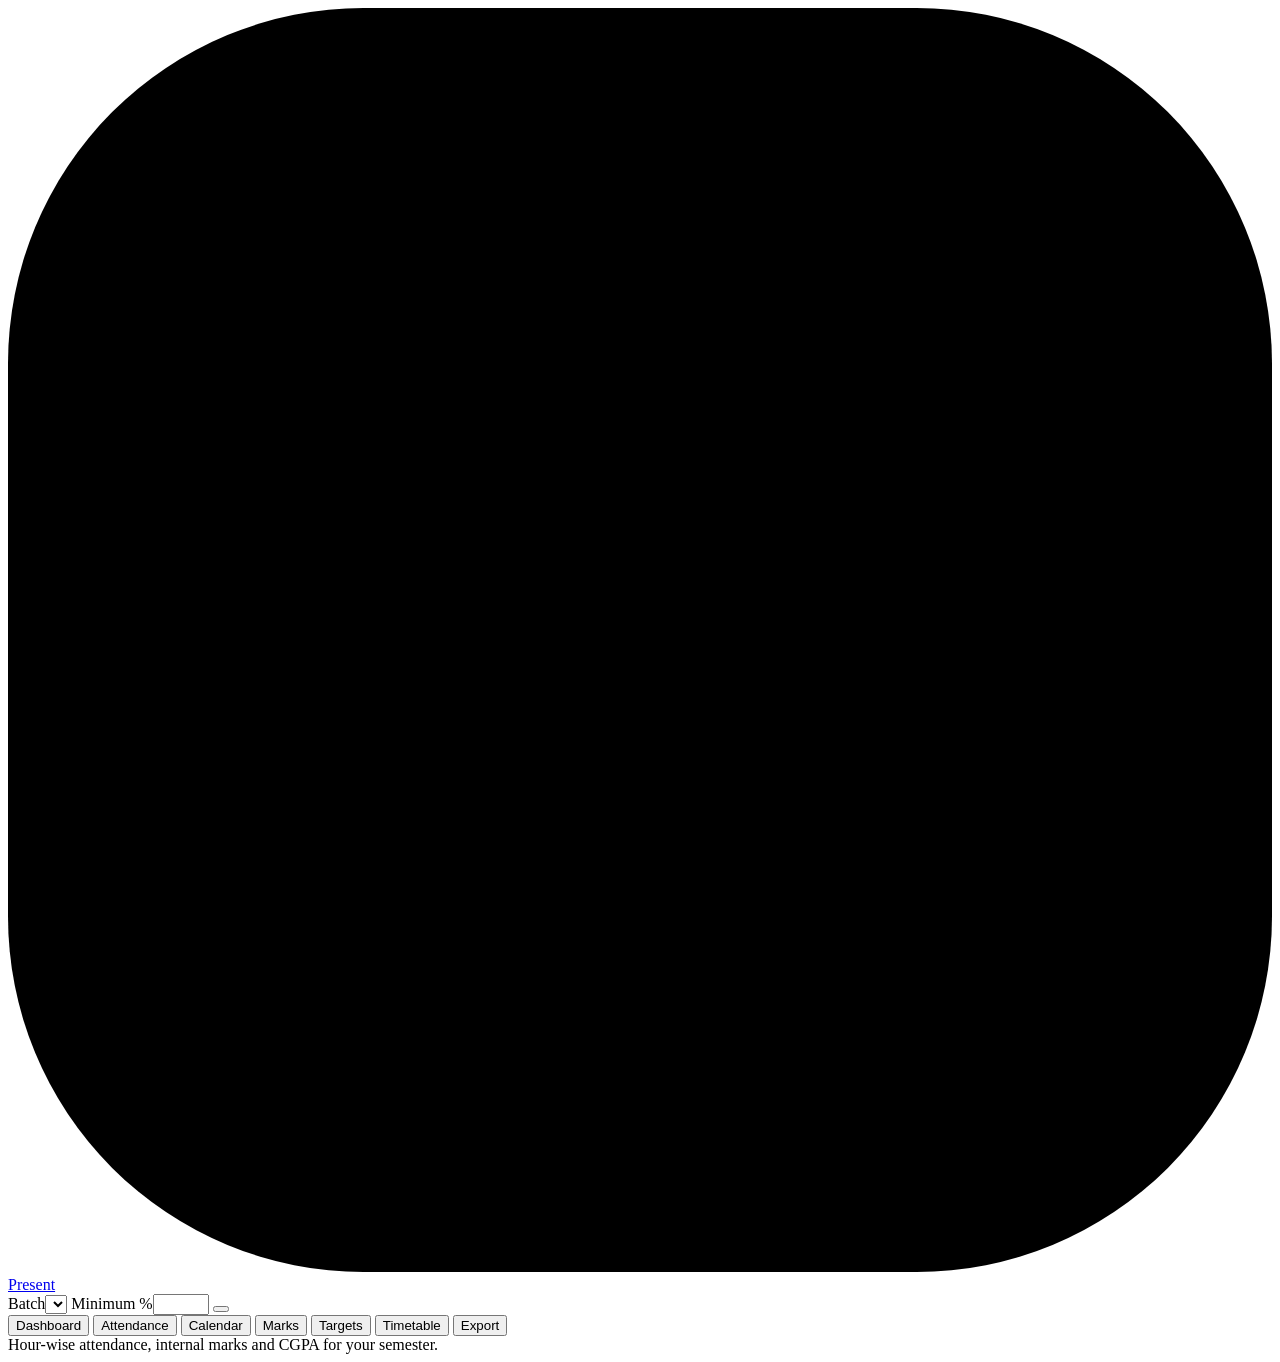
<file: src/shell.html>
<!DOCTYPE html>
<html lang="en">
<head>
<meta charset="utf-8">
<meta name="viewport" content="width=device-width, initial-scale=1">
<title>Present</title>
<link rel="preconnect" href="https://fonts.googleapis.com">
<link rel="preconnect" href="https://fonts.gstatic.com" crossorigin>
<link href="https://fonts.googleapis.com/css2?family=Bricolage+Grotesque:opsz,wght@12..96,600;12..96,700&family=Instrument+Sans:wght@400;500;600&family=JetBrains+Mono:wght@500;600&display=swap" rel="stylesheet">
<style>
/*CSS*/
</style>
</head>
<body>
<header class="top">
  <div class="wrap top-in">
    <a class="brand" href="#dashboard" aria-label="Present, attendance and marks">
      <svg viewBox="0 0 32 32" aria-hidden="true"><rect width="32" height="32" rx="9" fill="var(--accent)"/><path d="M9 16.5l4.8 4.8L23.5 11" fill="none" stroke="var(--accent-ink)" stroke-width="3.2" stroke-linecap="round" stroke-linejoin="round"/></svg>
      <span>Present</span>
    </a>
    <div class="ctrls">
      <label class="ctl"><span>Batch</span><select id="batch-sel" class="in sm" data-act="batch" aria-label="Your lab batch"></select></label>
      <label class="ctl"><span>Minimum %</span><input id="thr" class="in sm" type="number" min="1" max="100" step="1" data-act="thr" aria-label="Minimum attendance percentage"></label>
      <button id="theme-btn" class="btn icon" data-act="theme" type="button"></button>
    </div>
  </div>
  <nav class="wrap tabs" aria-label="Sections">
    <button type="button" data-act="tab" data-tab="dashboard">Dashboard</button>
    <button type="button" data-act="tab" data-tab="attendance">Attendance</button>
    <button type="button" data-act="tab" data-tab="calendar">Calendar</button>
    <button type="button" data-act="tab" data-tab="marks">Marks</button>
    <button type="button" data-act="tab" data-tab="targets">Targets</button>
    <button type="button" data-act="tab" data-tab="timetable">Timetable</button>
    <button type="button" data-act="tab" data-tab="export">Export</button>
  </nav>
</header>
<main class="wrap" id="view"></main>
<footer class="wrap foot"><span id="save-chip" class="save-chip"></span><span>Hour-wise attendance, internal marks and CGPA for your semester.</span></footer>
<div id="toast" role="status" aria-live="polite"></div>
<div id="modal" hidden></div>
<script>
/*JS*/
</script>
</body>
</html>
</file>
